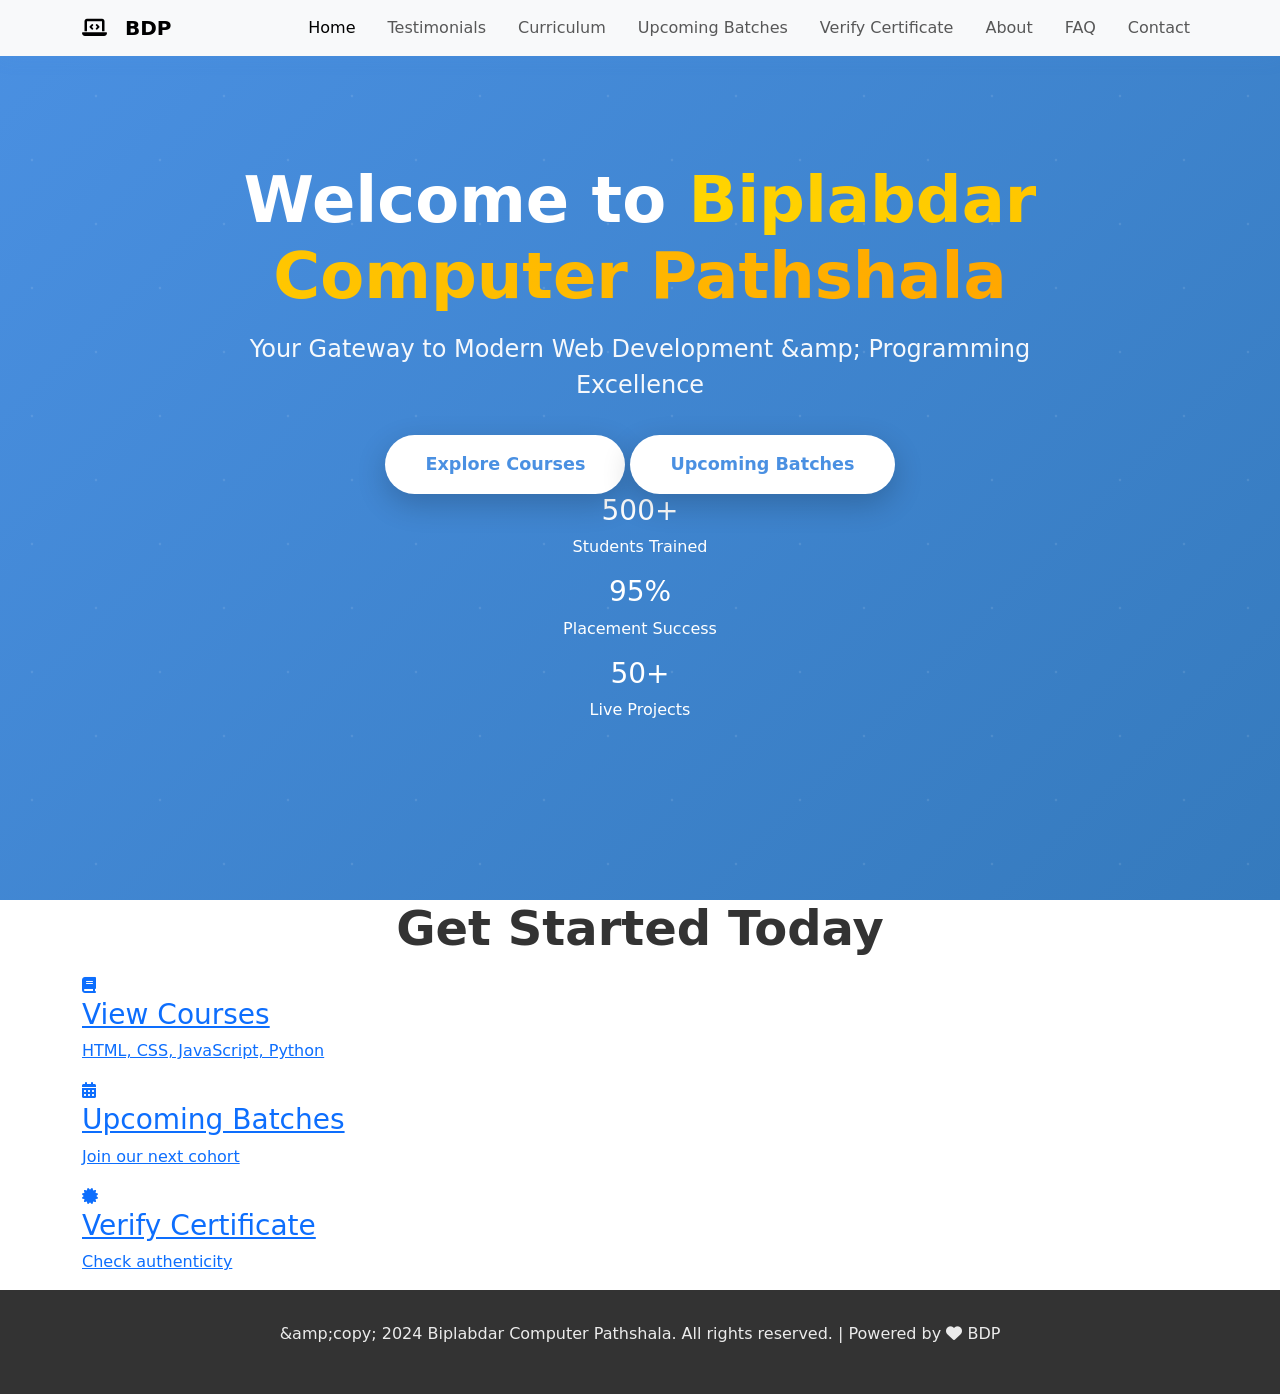
<file: index.html>
<!DOCTYPE html>
<html lang="en">
<head>
    <meta charset="UTF-8">
    <meta name="viewport" content="width=device-width, initial-scale=1.0">
    <title>Home - Biplabdar Computer Pathshala (BDP)</title>
    <link rel="stylesheet" href="styles.css">
    <link href="https://fonts.googleapis.com/css2?family=Poppins:wght@300;400;500;600;700&amp;display=swap" rel="stylesheet">
    <link href="https://cdn.jsdelivr.net/npm/bootstrap@5.3.3/dist/css/bootstrap.min.css" rel="stylesheet">
    <link rel="stylesheet" href="https://cdnjs.cloudflare.com/ajax/libs/font-awesome/6.4.0/css/all.min.css">
</head>
<body>
    <!-- Navigation - Bootstrap Mobile Navbar -->
    <nav class="navbar navbar-expand-lg fixed-top navbar-light bg-light" style="backdrop-filter: blur(10px); box-shadow: 0 2px 20px rgba(74, 144, 226, 0.1);">
        <div class="container">
            <a class="navbar-brand nav-logo" href="index.html">
                <i class="fas fa-laptop-code me-2"></i>BDP
            </a>
            <button class="navbar-toggler" type="button" data-bs-toggle="collapse" data-bs-target="#navbarNav" aria-controls="navbarNav" aria-expanded="false" aria-label="Toggle navigation">
            </button>
            <div class="collapse navbar-collapse" id="navbarNav">
                <ul class="navbar-nav ms-auto">
                    <li class="nav-item">
                        <a class="nav-link active" href="index.html">Home</a>
                    </li>
                    <li class="nav-item">
                        <a class="nav-link" href="testimonials.html">Testimonials</a>
                    </li>
                    <li class="nav-item">
                        <a class="nav-link" href="curriculum.html">Curriculum</a>
                    </li>
                    <li class="nav-item">
                        <a class="nav-link" href="batches.html">Upcoming Batches</a>
                    </li>
                    <li class="nav-item">
                        <a class="nav-link" href="verify.html">Verify Certificate</a>
                    </li>
                    <li class="nav-item">
                        <a class="nav-link" href="about.html">About</a>
                    </li>
                    <li class="nav-item">
                        <a class="nav-link" href="faq.html">FAQ</a>
                    </li>
                    <li class="nav-item">
                        <a class="nav-link" href="contact.html">Contact</a>
                    </li>
                </ul>
            </div>
        </div>
    </nav>

    <!-- Home Hero -->
    <main class="hero">
        <div class="hero-content">
            <h1 class="hero-title">Welcome to <span class="highlight">Biplabdar Computer Pathshala</span></h1>
            <p class="hero-subtitle">Your Gateway to Modern Web Development &amp;amp; Programming Excellence</p>
            <div class="cta-buttons">
                <a href="curriculum.html" class="cta-button primary">Explore Courses</a>
                <a href="batches.html" class="cta-button secondary">Upcoming Batches</a>
            </div>
        </div>
        <div class="hero-stats">
            <div class="stat-item">
                <h3>500+</h3>
                <p>Students Trained</p>
            </div>
            <div class="stat-item">
                <h3>95%</h3>
                <p>Placement Success</p>
            </div>
            <div class="stat-item">
                <h3>50+</h3>
                <p>Live Projects</p>
            </div>
        </div>
    </main>

    <!-- Quick Links -->
    <section class="quick-links container">
        <h2 class="section-title">Get Started Today</h2>
        <div class="links-grid">
            <a href="curriculum.html" class="link-card">
                <i class="fas fa-book"></i>
                <h3>View Courses</h3>
                <p>HTML, CSS, JavaScript, Python</p>
            </a>
            <a href="batches.html" class="link-card">
                <i class="fas fa-calendar-alt"></i>
                <h3>Upcoming Batches</h3>
                <p>Join our next cohort</p>
            </a>
            <a href="verify.html" class="link-card">
                <i class="fas fa-certificate"></i>
                <h3>Verify Certificate</h3>
                <p>Check authenticity</p>
            </a>
        </div>
    </section>

    <!-- Footer -->
    <footer class="footer">
        <div class="container">
            <p>&amp;amp;copy; 2024 Biplabdar Computer Pathshala. All rights reserved. | Powered by <i class="fas fa-heart"></i> BDP</p>
        </div>
    </footer>

    <script src="script.js"></script>
</body>
</html>
</file>
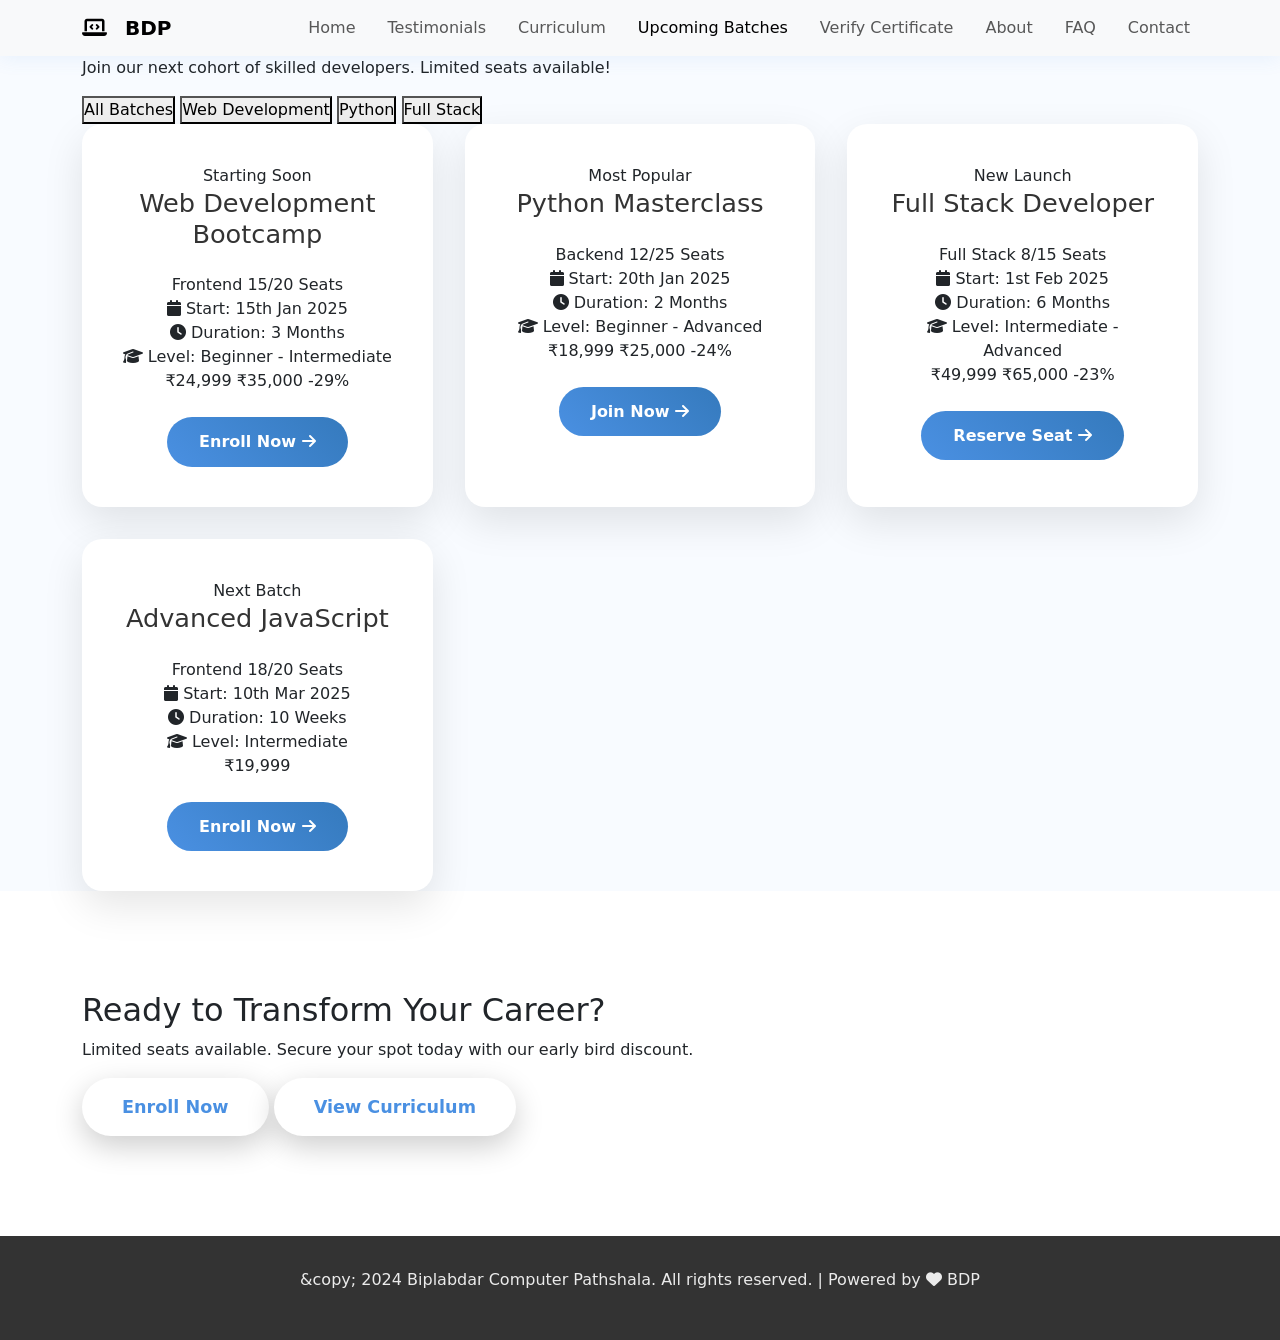
<file: batches.html>
<!DOCTYPE html>
<html lang="en">
<head>
    <meta charset="UTF-8">
    <meta name="viewport" content="width=device-width, initial-scale=1.0">
    <title>Upcoming Batches - Biplabdar Computer Pathshala (BDP)</title>
    <link rel="stylesheet" href="styles.css">
    <link href="https://fonts.googleapis.com/css2?family=Poppins:wght@300;400;500;600;700&display=swap" rel="stylesheet">
    <link href="https://cdn.jsdelivr.net/npm/bootstrap@5.3.3/dist/css/bootstrap.min.css" rel="stylesheet">
    <link rel="stylesheet" href="https://cdnjs.cloudflare.com/ajax/libs/font-awesome/6.4.0/css/all.min.css">
</head>
<body>
    <!-- Navigation - Bootstrap Mobile Navbar -->
    <nav class="navbar navbar-expand-lg fixed-top navbar-light bg-light" style="backdrop-filter: blur(10px); box-shadow: 0 2px 20px rgba(74, 144, 226, 0.1);">
        <div class="container">
            <a class="navbar-brand nav-logo" href="index.html">
                <i class="fas fa-laptop-code me-2"></i>BDP
            </a>
            <button class="navbar-toggler" type="button" data-bs-toggle="collapse" data-bs-target="#navbarNav" aria-controls="navbarNav" aria-expanded="false" aria-label="Toggle navigation">
            </button>
            <div class="collapse navbar-collapse" id="navbarNav">
                <ul class="navbar-nav ms-auto">
                    <li class="nav-item">
                        <a class="nav-link" href="index.html">Home</a>
                    </li>
                    <li class="nav-item">
                        <a class="nav-link" href="testimonials.html">Testimonials</a>
                    </li>
                    <li class="nav-item">
                        <a class="nav-link" href="curriculum.html">Curriculum</a>
                    </li>
                    <li class="nav-item">
                        <a class="nav-link active" href="batches.html">Upcoming Batches</a>
                    </li>
                    <li class="nav-item">
                        <a class="nav-link" href="verify.html">Verify Certificate</a>
                    </li>
                    <li class="nav-item">
                        <a class="nav-link" href="about.html">About</a>
                    </li>
                    <li class="nav-item">
                        <a class="nav-link" href="faq.html">FAQ</a>
                    </li>
                    <li class="nav-item">
                        <a class="nav-link" href="contact.html">Contact</a>
                    </li>
                </ul>
            </div>
        </div>
    </nav>

    <!-- Batches Main Content -->
    <main class="batches page-content">
        <div class="container">
            <h1 class="page-title">Upcoming Batches</h1>
            <p class="page-subtitle">Join our next cohort of skilled developers. Limited seats available!</p>
            
            <div class="batches-filter">
                <button class="filter-btn active" data-filter="all">All Batches</button>
                <button class="filter-btn" data-filter="web">Web Development</button>
                <button class="filter-btn" data-filter="python">Python</button>
                <button class="filter-btn" data-filter="fullstack">Full Stack</button>
            </div>

            <div class="batches-grid">
                <div class="batch-card web active" data-batch="web">
                    <div class="batch-badge">Starting Soon</div>
                    <div class="batch-header">
                        <h3>Web Development Bootcamp</h3>
                        <div class="batch-meta">
                            <span class="batch-type">Frontend</span>
                            <span class="batch-seats">15/20 Seats</span>
                        </div>
                    </div>
                    <div class="batch-details">
                        <div class="detail-row">
                            <i class="fas fa-calendar"></i>
                            <span>Start: 15th Jan 2025</span>
                        </div>
                        <div class="detail-row">
                            <i class="fas fa-clock"></i>
                            <span>Duration: 3 Months</span>
                        </div>
                        <div class="detail-row">
                            <i class="fas fa-graduation-cap"></i>
                            <span>Level: Beginner - Intermediate</span>
                        </div>
                    </div>
                    <div class="batch-price">
                        <span class="price">₹24,999</span>
                        <span class="original-price">₹35,000</span>
                        <span class="discount">-29%</span>
                    </div>
                    <a href="contact.html" class="enroll-btn">Enroll Now <i class="fas fa-arrow-right"></i></a>
                </div>

                <div class="batch-card python active" data-batch="python">
                    <div class="batch-badge popular">Most Popular</div>
                    <div class="batch-header">
                        <h3>Python Masterclass</h3>
                        <div class="batch-meta">
                            <span class="batch-type">Backend</span>
                            <span class="batch-seats">12/25 Seats</span>
                        </div>
                    </div>
                    <div class="batch-details">
                        <div class="detail-row">
                            <i class="fas fa-calendar"></i>
                            <span>Start: 20th Jan 2025</span>
                        </div>
                        <div class="detail-row">
                            <i class="fas fa-clock"></i>
                            <span>Duration: 2 Months</span>
                        </div>
                        <div class="detail-row">
                            <i class="fas fa-graduation-cap"></i>
                            <span>Level: Beginner - Advanced</span>
                        </div>
                    </div>
                    <div class="batch-price">
                        <span class="price">₹18,999</span>
                        <span class="original-price">₹25,000</span>
                        <span class="discount">-24%</span>
                    </div>
                    <a href="contact.html" class="enroll-btn popular">Join Now <i class="fas fa-arrow-right"></i></a>
                </div>

                <div class="batch-card fullstack active" data-batch="fullstack">
                    <div class="batch-badge">New Launch</div>
                    <div class="batch-header">
                        <h3>Full Stack Developer</h3>
                        <div class="batch-meta">
                            <span class="batch-type">Full Stack</span>
                            <span class="batch-seats">8/15 Seats</span>
                        </div>
                    </div>
                    <div class="batch-details">
                        <div class="detail-row">
                            <i class="fas fa-calendar"></i>
                            <span>Start: 1st Feb 2025</span>
                        </div>
                        <div class="detail-row">
                            <i class="fas fa-clock"></i>
                            <span>Duration: 6 Months</span>
                        </div>
                        <div class="detail-row">
                            <i class="fas fa-graduation-cap"></i>
                            <span>Level: Intermediate - Advanced</span>
                        </div>
                    </div>
                    <div class="batch-price">
                        <span class="price">₹49,999</span>
                        <span class="original-price">₹65,000</span>
                        <span class="discount">-23%</span>
                    </div>
                    <a href="contact.html" class="enroll-btn">Reserve Seat <i class="fas fa-arrow-right"></i></a>
                </div>

                <div class="batch-card web" data-batch="web">
                    <div class="batch-badge">Next Batch</div>
                    <div class="batch-header">
                        <h3>Advanced JavaScript</h3>
                        <div class="batch-meta">
                            <span class="batch-type">Frontend</span>
                            <span class="batch-seats">18/20 Seats</span>
                        </div>
                    </div>
                    <div class="batch-details">
                        <div class="detail-row">
                            <i class="fas fa-calendar"></i>
                            <span>Start: 10th Mar 2025</span>
                        </div>
                        <div class="detail-row">
                            <i class="fas fa-clock"></i>
                            <span>Duration: 10 Weeks</span>
                        </div>
                        <div class="detail-row">
                            <i class="fas fa-graduation-cap"></i>
                            <span>Level: Intermediate</span>
                        </div>
                    </div>
                    <div class="batch-price">
                        <span class="price">₹19,999</span>
                    </div>
                    <a href="contact.html" class="enroll-btn">Enroll Now <i class="fas fa-arrow-right"></i></a>
                </div>
            </div>
        </div>
    </main>

    <!-- Enrollment CTA -->
    <section class="enrollment-cta">
        <div class="container">
            <div class="cta-content">
                <h2>Ready to Transform Your Career?</h2>
                <p>Limited seats available. Secure your spot today with our early bird discount.</p>
                <div class="cta-buttons">
                    <a href="contact.html" class="cta-button primary large">Enroll Now</a>
                    <a href="curriculum.html" class="cta-button secondary large">View Curriculum</a>
                </div>
            </div>
        </div>
    </section>

    <!-- Footer -->
    <footer class="footer">
        <div class="container">
            <p>&amp;copy; 2024 Biplabdar Computer Pathshala. All rights reserved. | Powered by <i class="fas fa-heart"></i> BDP</p>
        </div>
    </footer>

    <script src="script.js"></script>
    <script>
        // Batch filter functionality
        document.querySelectorAll('.filter-btn').forEach(btn => {
            btn.addEventListener('click', () => {
                document.querySelectorAll('.filter-btn').forEach(b => b.classList.remove('active'));
                document.querySelectorAll('.batch-card').forEach(card => card.classList.remove('active'));
                
                btn.classList.add('active');
                const filter = btn.dataset.filter;
                
                if (filter === 'all') {
                    document.querySelectorAll('.batch-card').forEach(card => card.classList.add('active'));
                } else {
                    document.querySelectorAll(`.batch-card[data-batch="${filter}"]`).forEach(card => card.classList.add('active'));
                }
            });
        });
    </script>
</body>
</html>
</file>
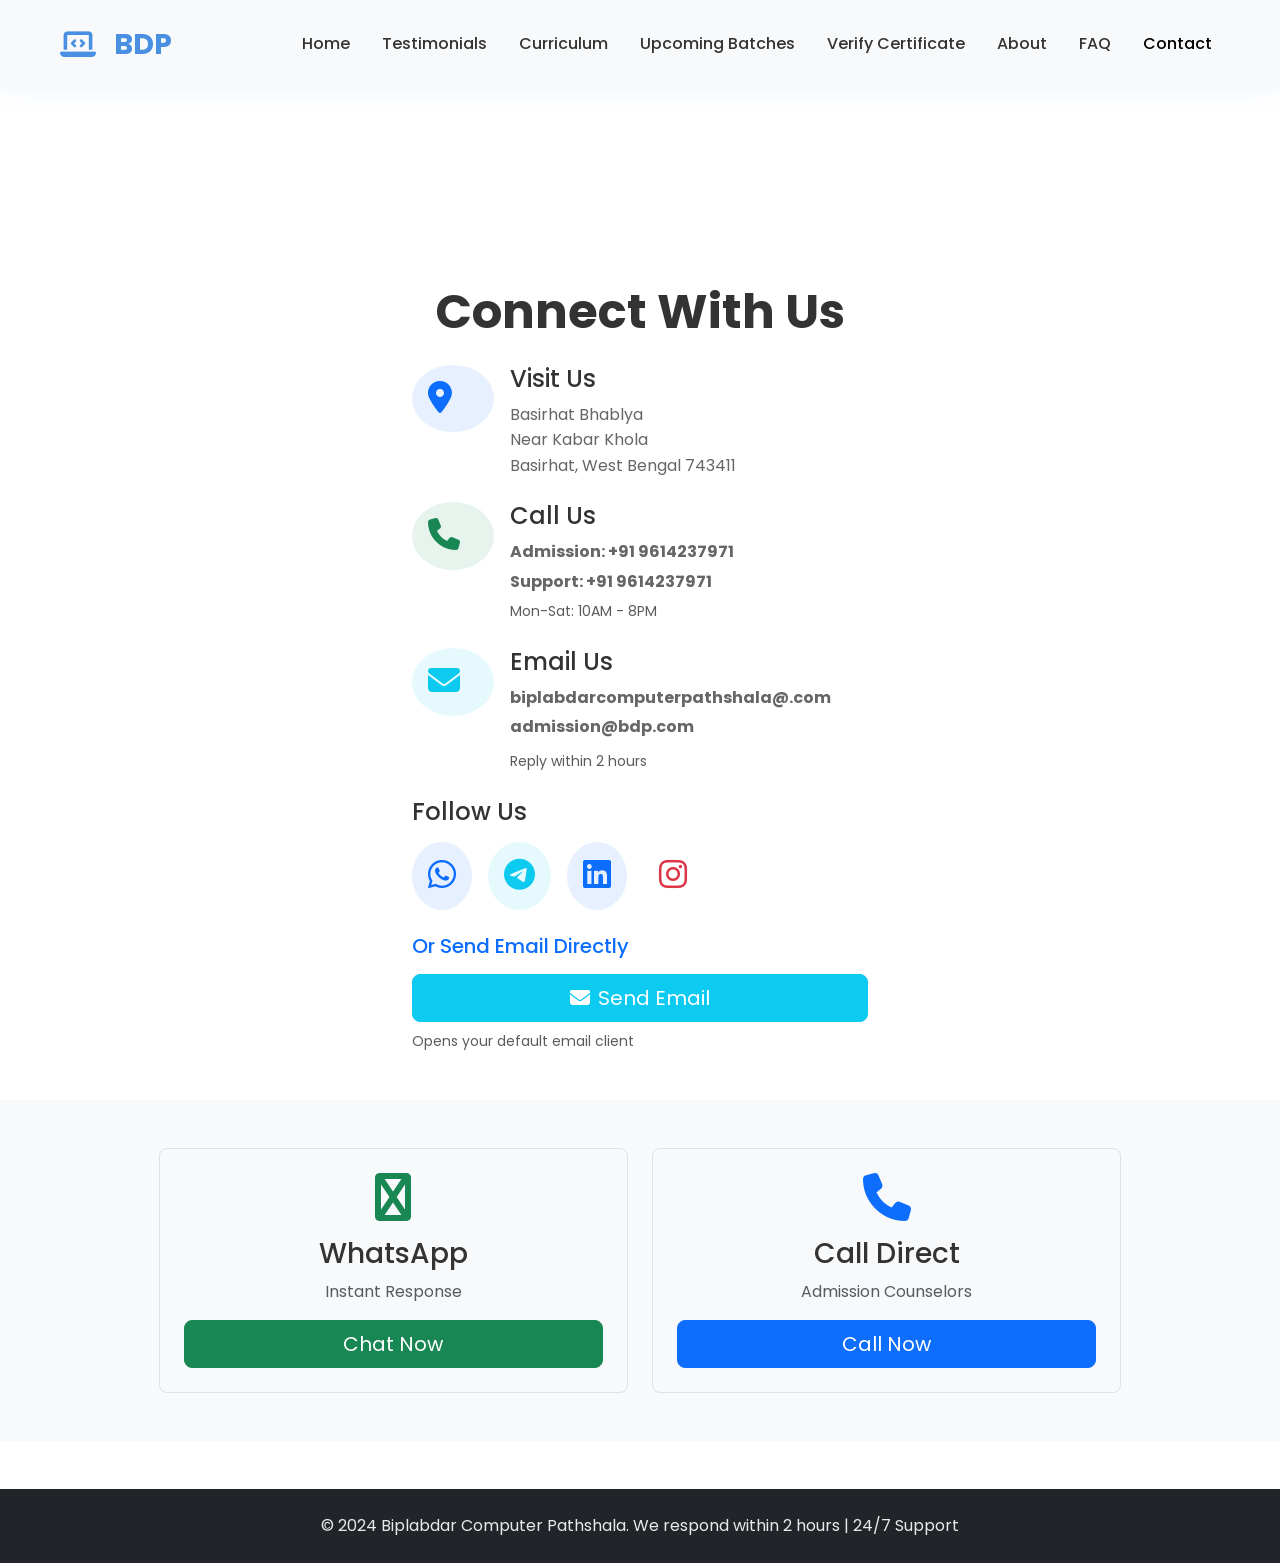
<file: contact.html>
<!DOCTYPE html>
<html lang="en">
<head>
    <meta charset="UTF-8">
    <meta name="viewport" content="width=device-width, initial-scale=1.0">
    <title>Contact Us - Biplabdar Computer Pathshala (BDP)</title>
    <link href="https://cdn.jsdelivr.net/npm/bootstrap@5.3.3/dist/css/bootstrap.min.css" rel="stylesheet">
    <link rel="stylesheet" href="styles.css">
    <link href="https://fonts.googleapis.com/css2?family=Poppins:wght@300;400;500;600;700&display=swap" rel="stylesheet">
    <link rel="stylesheet" href="https://cdnjs.cloudflare.com/ajax/libs/font-awesome/6.4.0/css/all.min.css">
</head>
<body>
    <!-- Navigation - Bootstrap Mobile Navbar -->
    <nav class="navbar navbar-expand-lg fixed-top navbar-light bg-light" style="backdrop-filter: blur(10px); box-shadow: 0 2px 20px rgba(74, 144, 226, 0.1);">
        <div class="container">
            <a class="navbar-brand nav-logo" href="index.html">
                <i class="fas fa-laptop-code me-2"></i>BDP
            </a>
            <button class="navbar-toggler" type="button" data-bs-toggle="collapse" data-bs-target="#navbarNav" aria-controls="navbarNav" aria-expanded="false" aria-label="Toggle navigation">
            </button>
            <div class="collapse navbar-collapse" id="navbarNav">
                <ul class="navbar-nav ms-auto">
                    <li class="nav-item">
                        <a class="nav-link" href="index.html">Home</a>
                    </li>
                    <li class="nav-item">
                        <a class="nav-link" href="testimonials.html">Testimonials</a>
                    </li>
                    <li class="nav-item">
                        <a class="nav-link" href="curriculum.html">Curriculum</a>
                    </li>
                    <li class="nav-item">
                        <a class="nav-link" href="batches.html">Upcoming Batches</a>
                    </li>
                    <li class="nav-item">
                        <a class="nav-link" href="verify.html">Verify Certificate</a>
                    </li>
                    <li class="nav-item">
                        <a class="nav-link" href="about.html">About</a>
                    </li>
                    <li class="nav-item">
                        <a class="nav-link" href="faq.html">FAQ</a>
                    </li>
                    <li class="nav-item">
                        <a class="nav-link active" href="contact.html">Contact</a>
                    </li>
                </ul>
            </div>
        </div>
    </nav>

    <!-- Contact Hero -->
    <section class="contact-hero py-5 text-white text-center">
        <div class="container">
            <h1 class="hero-title display-4 fw-bold mb-4">Get In Touch</h1>
            <p class="hero-subtitle lead mb-0">Ready to start your tech career? Contact our admission team today!</p>
        </div>
    </section>

    <!-- Contact Main -->
    <main class="contact-main py-5">
        <div class="container">
<div class="row g-5 justify-content-center">
                <!-- Contact Info -->
                <div class="col-lg-5">
                    <div class="contact-info">
                        <h2 class="section-title mb-4">Connect With Us</h2>
                        
                        <div class="contact-item mb-4">
                            <div class="d-flex align-items-start gap-3">
                                <div class="contact-icon p-3 rounded-circle bg-primary bg-opacity-10">
                                    <i class="fas fa-map-marker-alt fa-2x text-primary"></i>
                                </div>
                                <div>
                                    <h4 class="mb-2">Visit Us</h4>
                                    <p class="mb-0">Basirhat Bhablya<br>Near Kabar Khola<br>Basirhat, West Bengal 743411</p>
                                </div>
                            </div>
                        </div>

                        <div class="contact-item mb-4">
                            <div class="d-flex align-items-start gap-3">
                                <div class="contact-icon p-3 rounded-circle bg-success bg-opacity-10">
                                    <i class="fas fa-phone fa-2x text-success"></i>
                                </div>
                                <div>
                                    <h4 class="mb-2">Call Us</h4>
                                    <p class="mb-1 fw-bold">Admission: +91 9614237971</p>
                                    <p class="mb-1 fw-bold">Support: +91 9614237971</p>
                                    <small class="text-muted">Mon-Sat: 10AM - 8PM</small>
                                </div>
                            </div>
                        </div>

                        <div class="contact-item mb-4">
                            <div class="d-flex align-items-start gap-3">
                                <div class="contact-icon p-3 rounded-circle bg-info bg-opacity-10">
                                    <i class="fas fa-envelope fa-2x text-info"></i>
                                </div>
                                <div>
                                    <h4 class="mb-2">Email Us</h4>
                                    <p class="mb-1 fw-bold">biplabdarcomputerpathshala@.com</p>
                                    <p class="mb-2 fw-bold">admission@bdp.com</p>
                                    <small class="text-muted">Reply within 2 hours</small>
                                </div>
                            </div>
                        </div>

                        <div class="contact-social mt-4">
                            <h4 class="mb-3">Follow Us</h4>
                            <div class="d-flex gap-3">
                                <a href="#" class="social-link p-3 rounded-circle bg-primary bg-opacity-10 text-primary">
                                    <i class="fab fa-whatsapp fa-2x"></i>
                                </a>
                                <a href="#" class="social-link p-3 rounded-circle bg-info bg-opacity-10 text-info">
                                    <i class="fab fa-telegram fa-2x"></i>
                                </a>
                                <a href="#" class="social-link p-3 rounded-circle bg-primary bg-opacity-10 text-primary">
                                    <i class="fab fa-linkedin fa-2x"></i>
                                </a>
                                <a href="#" class="social-link p-3 rounded-circle bg-gradient bg-opacity-10 text-danger">
                                    <i class="fab fa-instagram fa-2x"></i>
                                </a>
                            </div>
                        </div>
                        <div class="contact-email mt-4">
                            <h5 class="mb-3 text-primary">Or Send Email Directly</h5>
                            <a href="mailto:biplabdarcomputerpathshala@gmail.com?subject=Contact%20BDP&body=Hello%2C%0AI%20would%20like%20to%20know%20more%20about%20your%20courses..." class="btn btn-lg btn-info w-100 text-white">
                                <i class="fas fa-envelope me-2"></i>Send Email
                            </a>
                            <small class="text-muted d-block mt-2">Opens your default email client</small>
                        </div>
                    </div>
                    </div>
                </div>

            </div>
        </div>
    </main>

    <!-- Contact CTA -->
    <section class="quick-contact bg-light py-5">
        <div class="container">
            <div class="row g-4 justify-content-center">
                <div class="col-md-5">
                    <div class="quick-item text-center p-4 border rounded-3 h-100 d-flex flex-column justify-content-center">
                        <i class="fas fa-whatsapp fa-3x text-success mb-3"></i>
                        <h3 class="mb-2">WhatsApp</h3>
                        <p class="text-muted mb-3">Instant Response</p>
                        <a href="https://wa.me/919614237971" class="quick-btn btn btn-success btn-lg w-100">
                            Chat Now
                        </a>
                    </div>
                </div>
                <div class="col-md-5">
                    <div class="quick-item text-center p-4 border rounded-3 h-100 d-flex flex-column justify-content-center">
                        <i class="fas fa-phone fa-3x text-primary mb-3"></i>
                        <h3 class="mb-2">Call Direct</h3>
                        <p class="text-muted mb-3">Admission Counselors</p>
                        <a href="tel:+919614237971" class="quick-btn btn btn-primary btn-lg w-100">
                            Call Now
                        </a>
                    </div>
                </div>
            </div>
        </div>
    </section>

    <!-- Footer -->
    <footer class="footer bg-dark text-white text-center py-4 mt-5">
        <div class="container">
            <p class="mb-0">&copy; 2024 Biplabdar Computer Pathshala. We respond within 2 hours | 24/7 Support</p>
        </div>
    </footer>

    <script src="https://cdn.jsdelivr.net/npm/bootstrap@5.3.3/dist/js/bootstrap.bundle.min.js"></script>
    <script src="script.js"></script>
    <script>
        // Enhanced Contact Form
        document.getElementById('contactForm').addEventListener('submit', function(e) {
            e.preventDefault();
            
            const btn = this.querySelector('.submit-btn');
            const btnText = btn.querySelector('.btn-text');
            const btnLoading = btn.querySelector('.btn-loading');
            
            // Show loading
            btnText.classList.add('d-none');
            btnLoading.classList.remove('d-none');
            btn.disabled = true;
            
            // Simulate API call
            setTimeout(() => {
                // Reset form
                this.reset();
                
                // Show success message
                alert('Thank you for contacting us!\n\nOur admission team will call you within 2 hours.\nYour reference ID: BDP-' + Math.floor(Math.random()*10000));
                
                // Reset button
                btnText.classList.remove('d-none');
                btnLoading.classList.add('d-none');
                btn.disabled = false;
            }, 2000);
        });

        // Phone number mask
        document.getElementById('phone').addEventListener('input', function(e) {
            let value = e.target.value.replace(/\D/g, '').slice(0, 10);
            e.target.value = value ? '+91 ' + value : '';
        });
    </script>
</body>
</html>
</file>
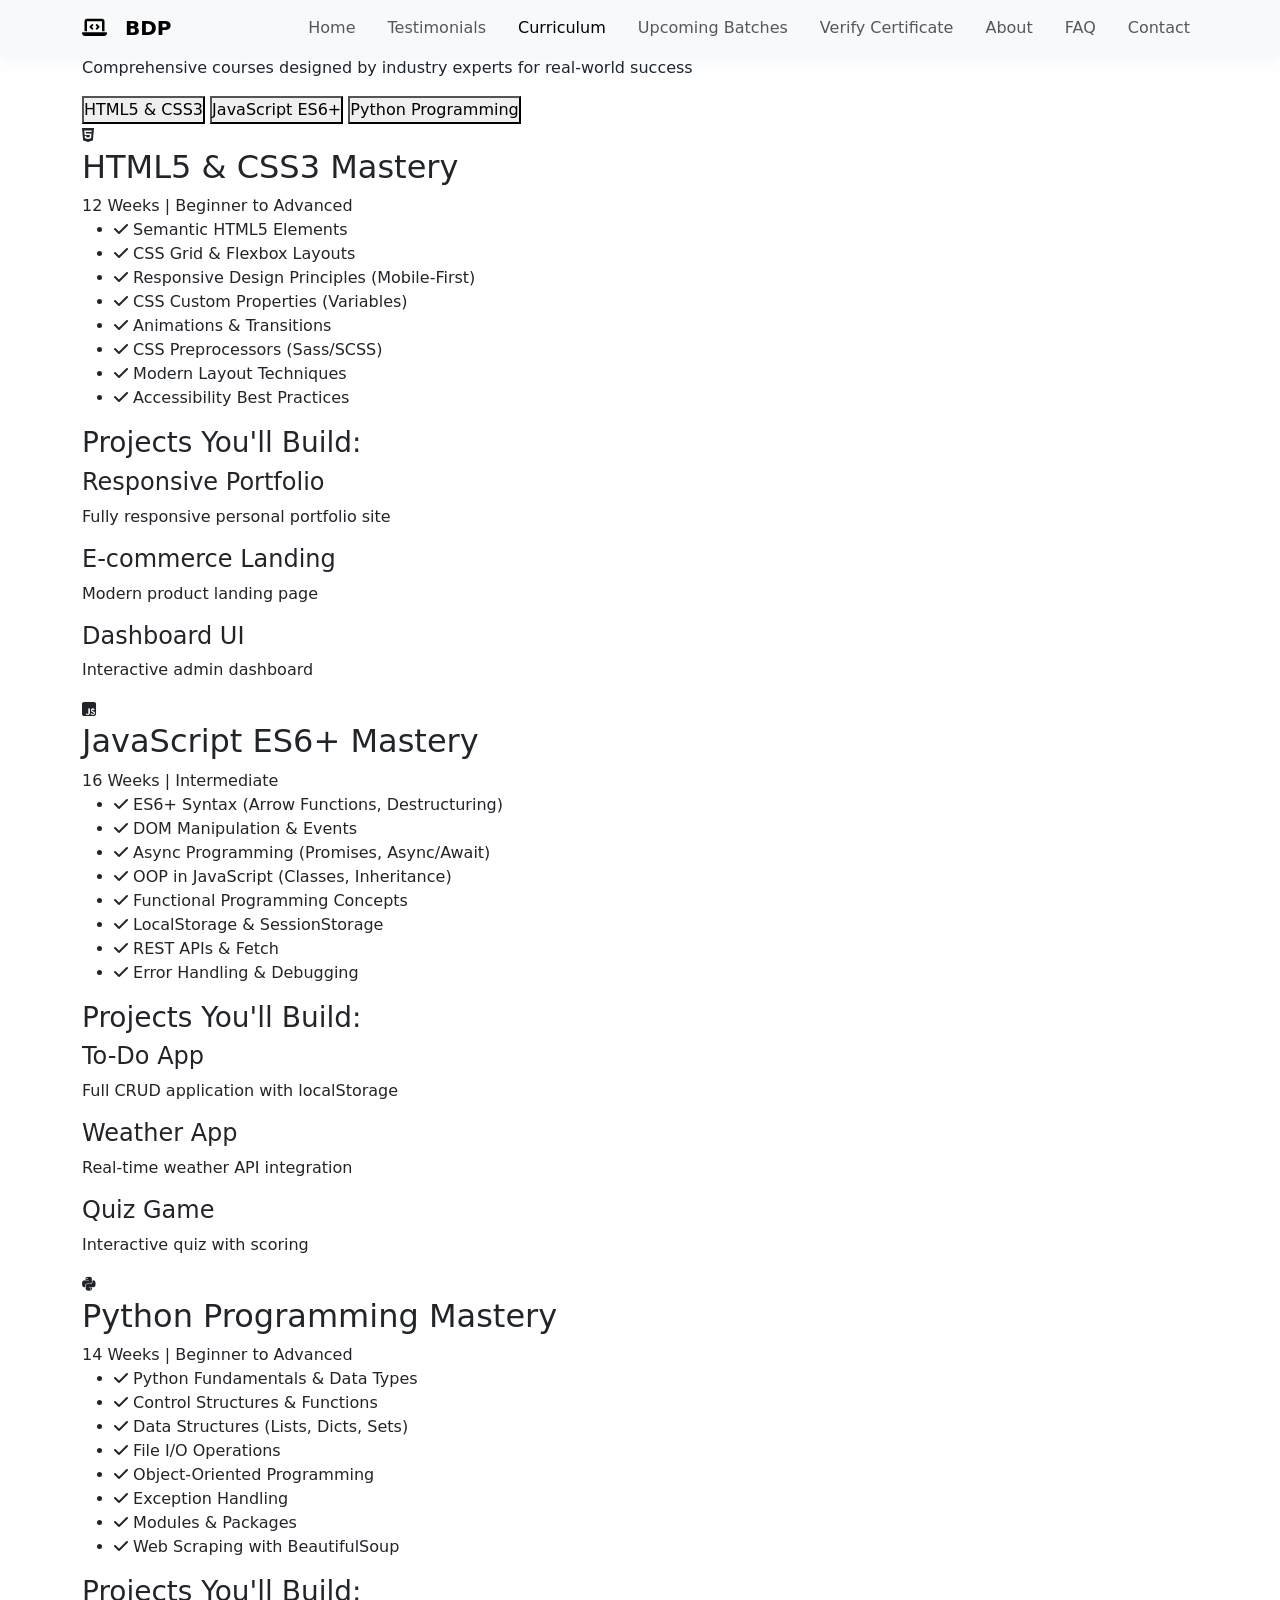
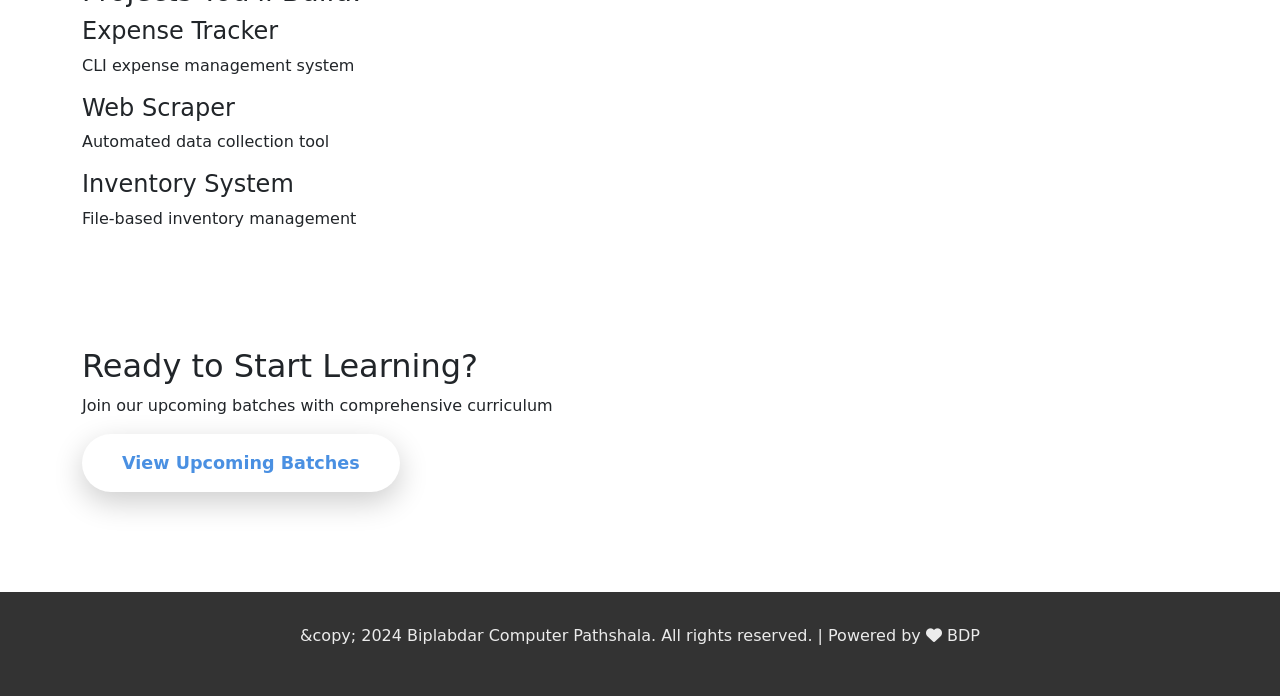
<file: curriculum.html>
<!DOCTYPE html>
<html lang="en">
<head>
    <meta charset="UTF-8">
    <meta name="viewport" content="width=device-width, initial-scale=1.0">
    <title>Curriculum - Biplabdar Computer Pathshala (BDP)</title>
    <link rel="stylesheet" href="styles.css">
    <link href="https://fonts.googleapis.com/css2?family=Poppins:wght@300;400;500;600;700&display=swap" rel="stylesheet">
    <link href="https://cdn.jsdelivr.net/npm/bootstrap@5.3.3/dist/css/bootstrap.min.css" rel="stylesheet">
    <link rel="stylesheet" href="https://cdnjs.cloudflare.com/ajax/libs/font-awesome/6.4.0/css/all.min.css">
</head>
<body>
    <!-- Navigation - Bootstrap Mobile Navbar -->
    <nav class="navbar navbar-expand-lg fixed-top navbar-light bg-light" style="backdrop-filter: blur(10px); box-shadow: 0 2px 20px rgba(74, 144, 226, 0.1);">
        <div class="container">
            <a class="navbar-brand nav-logo" href="index.html">
                <i class="fas fa-laptop-code me-2"></i>BDP
            </a>
            <button class="navbar-toggler" type="button" data-bs-toggle="collapse" data-bs-target="#navbarNav" aria-controls="navbarNav" aria-expanded="false" aria-label="Toggle navigation">
            </button>
            <div class="collapse navbar-collapse" id="navbarNav">
                <ul class="navbar-nav ms-auto">
                    <li class="nav-item">
                        <a class="nav-link" href="index.html">Home</a>
                    </li>
                    <li class="nav-item">
                        <a class="nav-link" href="testimonials.html">Testimonials</a>
                    </li>
                    <li class="nav-item">
                        <a class="nav-link active" href="curriculum.html">Curriculum</a>
                    </li>
                    <li class="nav-item">
                        <a class="nav-link" href="batches.html">Upcoming Batches</a>
                    </li>
                    <li class="nav-item">
                        <a class="nav-link" href="verify.html">Verify Certificate</a>
                    </li>
                    <li class="nav-item">
                        <a class="nav-link" href="about.html">About</a>
                    </li>
                    <li class="nav-item">
                        <a class="nav-link" href="faq.html">FAQ</a>
                    </li>
                    <li class="nav-item">
                        <a class="nav-link" href="contact.html">Contact</a>
                    </li>
                </ul>
            </div>
        </div>
    </nav>

    <!-- Curriculum Main Content -->
    <main class="curriculum page-content">
        <div class="container">
            <h1 class="page-title">Course Curriculum</h1>
            <p class="page-subtitle">Comprehensive courses designed by industry experts for real-world success</p>
            
            <div class="curriculum-tabs">
                <button class="tab-btn active" data-tab="html-css">HTML5 & CSS3</button>
                <button class="tab-btn" data-tab="javascript">JavaScript ES6+</button>
                <button class="tab-btn" data-tab="python">Python Programming</button>
            </div>

            <div class="tab-content" id="html-css">
                <div class="course-details">
                    <div class="course-header">
                        <i class="fab fa-html5 course-icon-large"></i>
                        <div>
                            <h2>HTML5 & CSS3 Mastery</h2>
                            <span class="course-duration">12 Weeks | Beginner to Advanced</span>
                        </div>
                    </div>
                    <ul class="detailed-curriculum">
                        <li><i class="fas fa-check"></i> Semantic HTML5 Elements</li>
                        <li><i class="fas fa-check"></i> CSS Grid & Flexbox Layouts</li>
                        <li><i class="fas fa-check"></i> Responsive Design Principles (Mobile-First)</li>
                        <li><i class="fas fa-check"></i> CSS Custom Properties (Variables)</li>
                        <li><i class="fas fa-check"></i> Animations & Transitions</li>
                        <li><i class="fas fa-check"></i> CSS Preprocessors (Sass/SCSS)</li>
                        <li><i class="fas fa-check"></i> Modern Layout Techniques</li>
                        <li><i class="fas fa-check"></i> Accessibility Best Practices</li>
                    </ul>
                    <div class="course-projects">
                        <h3>Projects You'll Build:</h3>
                        <div class="projects-grid">
                            <div class="project-card">
                                <h4>Responsive Portfolio</h4>
                                <p>Fully responsive personal portfolio site</p>
                            </div>
                            <div class="project-card">
                                <h4>E-commerce Landing</h4>
                                <p>Modern product landing page</p>
                            </div>
                            <div class="project-card">
                                <h4>Dashboard UI</h4>
                                <p>Interactive admin dashboard</p>
                            </div>
                        </div>
                    </div>
                </div>
            </div>

            <div class="tab-content" id="javascript">
                <div class="course-details">
                    <div class="course-header">
                        <i class="fab fa-js-square course-icon-large"></i>
                        <div>
                            <h2>JavaScript ES6+ Mastery</h2>
                            <span class="course-duration">16 Weeks | Intermediate</span>
                        </div>
                    </div>
                    <ul class="detailed-curriculum">
                        <li><i class="fas fa-check"></i> ES6+ Syntax (Arrow Functions, Destructuring)</li>
                        <li><i class="fas fa-check"></i> DOM Manipulation & Events</li>
                        <li><i class="fas fa-check"></i> Async Programming (Promises, Async/Await)</li>
                        <li><i class="fas fa-check"></i> OOP in JavaScript (Classes, Inheritance)</li>
                        <li><i class="fas fa-check"></i> Functional Programming Concepts</li>
                        <li><i class="fas fa-check"></i> LocalStorage & SessionStorage</li>
                        <li><i class="fas fa-check"></i> REST APIs & Fetch</li>
                        <li><i class="fas fa-check"></i> Error Handling & Debugging</li>
                    </ul>
                    <div class="course-projects">
                        <h3>Projects You'll Build:</h3>
                        <div class="projects-grid">
                            <div class="project-card">
                                <h4>To-Do App</h4>
                                <p>Full CRUD application with localStorage</p>
                            </div>
                            <div class="project-card">
                                <h4>Weather App</h4>
                                <p>Real-time weather API integration</p>
                            </div>
                            <div class="project-card">
                                <h4>Quiz Game</h4>
                                <p>Interactive quiz with scoring</p>
                            </div>
                        </div>
                    </div>
                </div>
            </div>

            <div class="tab-content" id="python">
                <div class="course-details">
                    <div class="course-header">
                        <i class="fab fa-python course-icon-large"></i>
                        <div>
                            <h2>Python Programming Mastery</h2>
                            <span class="course-duration">14 Weeks | Beginner to Advanced</span>
                        </div>
                    </div>
                    <ul class="detailed-curriculum">
                        <li><i class="fas fa-check"></i> Python Fundamentals & Data Types</li>
                        <li><i class="fas fa-check"></i> Control Structures & Functions</li>
                        <li><i class="fas fa-check"></i> Data Structures (Lists, Dicts, Sets)</li>
                        <li><i class="fas fa-check"></i> File I/O Operations</li>
                        <li><i class="fas fa-check"></i> Object-Oriented Programming</li>
                        <li><i class="fas fa-check"></i> Exception Handling</li>
                        <li><i class="fas fa-check"></i> Modules & Packages</li>
                        <li><i class="fas fa-check"></i> Web Scraping with BeautifulSoup</li>
                    </ul>
                    <div class="course-projects">
                        <h3>Projects You'll Build:</h3>
                        <div class="projects-grid">
                            <div class="project-card">
                                <h4>Expense Tracker</h4>
                                <p>CLI expense management system</p>
                            </div>
                            <div class="project-card">
                                <h4>Web Scraper</h4>
                                <p>Automated data collection tool</p>
                            </div>
                            <div class="project-card">
                                <h4>Inventory System</h4>
                                <p>File-based inventory management</p>
                            </div>
                        </div>
                    </div>
                </div>
            </div>
        </div>
    </main>

    <!-- CTA Section -->
    <section class="cta-section batches-bg">
        <div class="container">
            <h2>Ready to Start Learning?</h2>
            <p>Join our upcoming batches with comprehensive curriculum</p>
            <a href="batches.html" class="cta-button large">View Upcoming Batches</a>
        </div>
    </section>

    <!-- Footer -->
    <footer class="footer">
        <div class="container">
            <p>&amp;copy; 2024 Biplabdar Computer Pathshala. All rights reserved. | Powered by <i class="fas fa-heart"></i> BDP</p>
        </div>
    </footer>

    <script src="script.js"></script>
    <script>
        // Tab functionality
        document.querySelectorAll('.tab-btn').forEach(btn => {
            btn.addEventListener('click', () => {
                document.querySelectorAll('.tab-btn').forEach(b => b.classList.remove('active'));
                document.querySelectorAll('.tab-content').forEach(c => c.classList.remove('active'));
                
                btn.classList.add('active');
                document.getElementById(btn.dataset.tab).classList.add('active');
            });
        });

        // Intersection Observer for cards
        document.addEventListener('DOMContentLoaded', () => {
            const observerOptions = { threshold: 0.1, rootMargin: '0px 0px -50px 0px' };
            const observer = new IntersectionObserver((entries) => {
                entries.forEach(entry => {
                    if (entry.isIntersecting) {
                        entry.target.style.opacity = '1';
                        entry.target.style.transform = 'translateY(0)';
                    }
                });
            }, observerOptions);

            document.querySelectorAll('.course-details, .project-card').forEach(el => {
                el.style.opacity = '0';
                el.style.transform = 'translateY(30px)';
                el.style.transition = 'opacity 0.6s ease, transform 0.6s ease';
                observer.observe(el);
            });
        });
    </script>
</body>
</html>
</file>
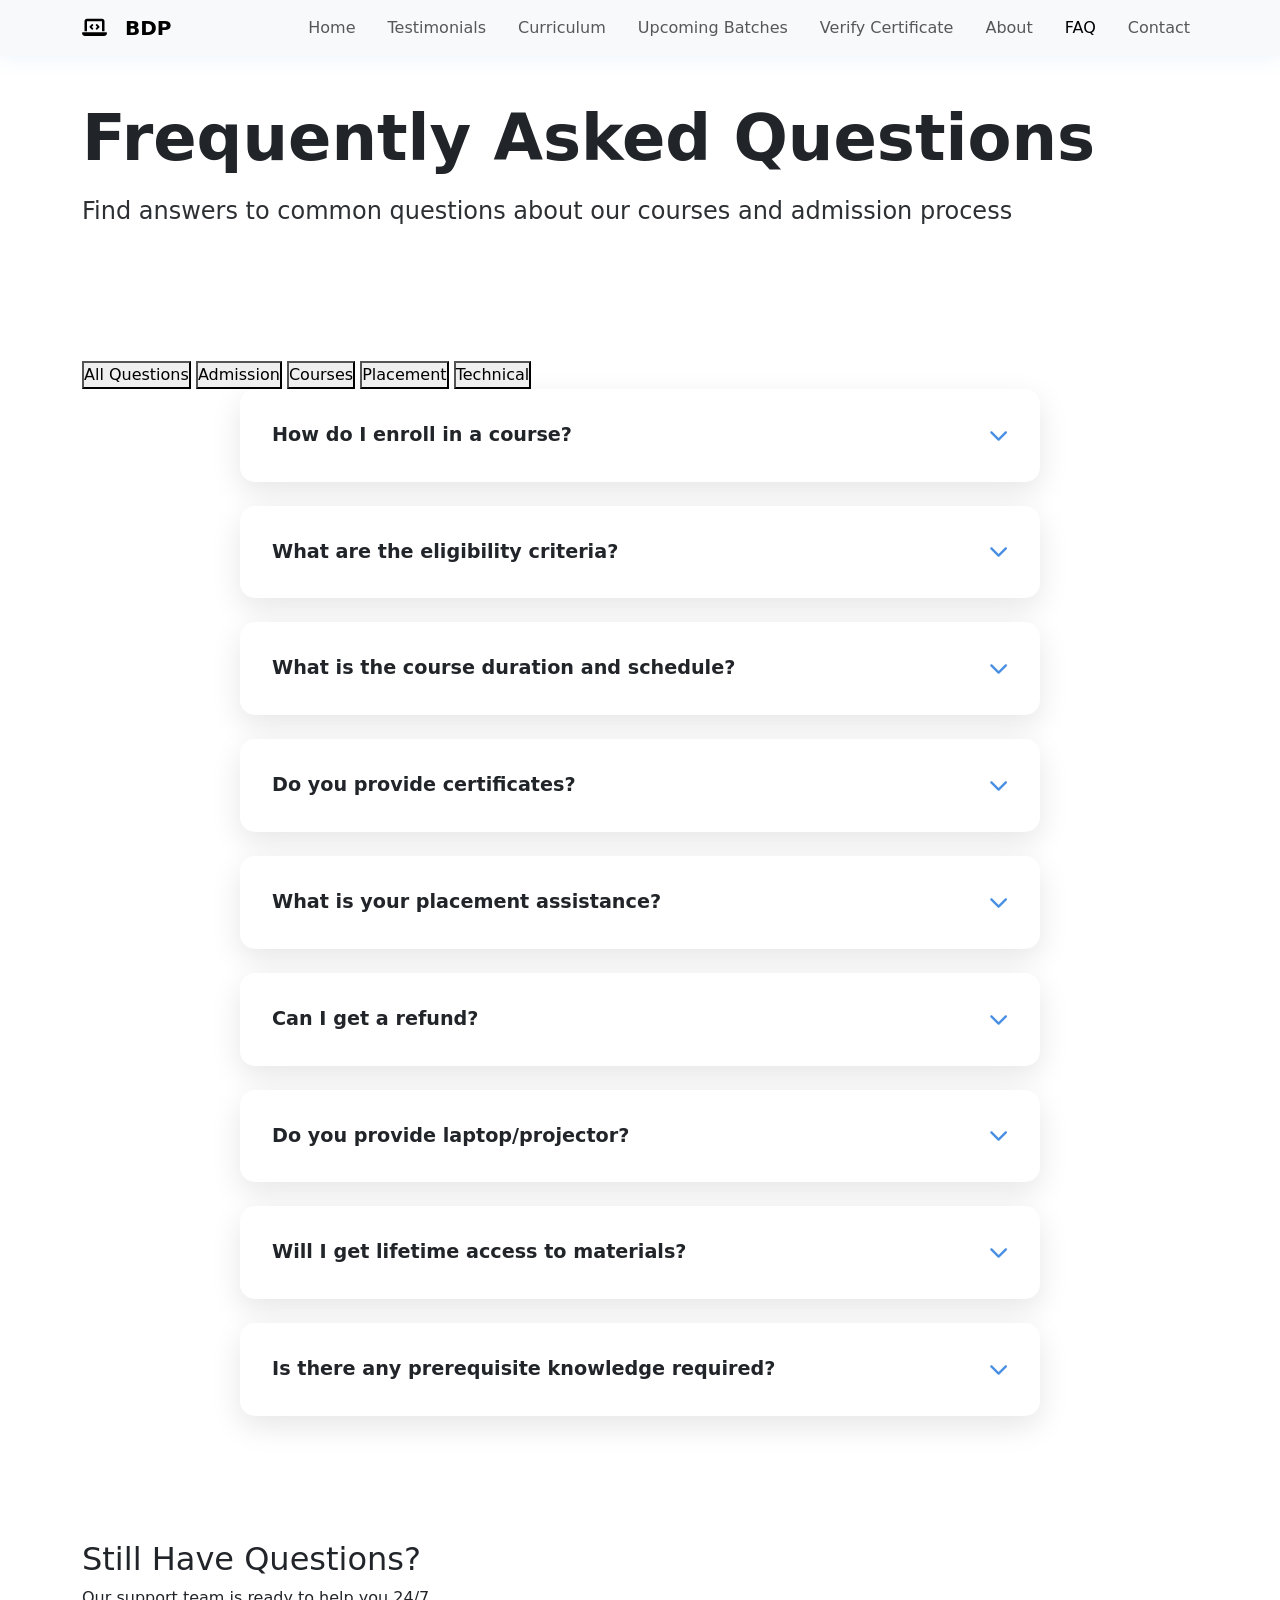
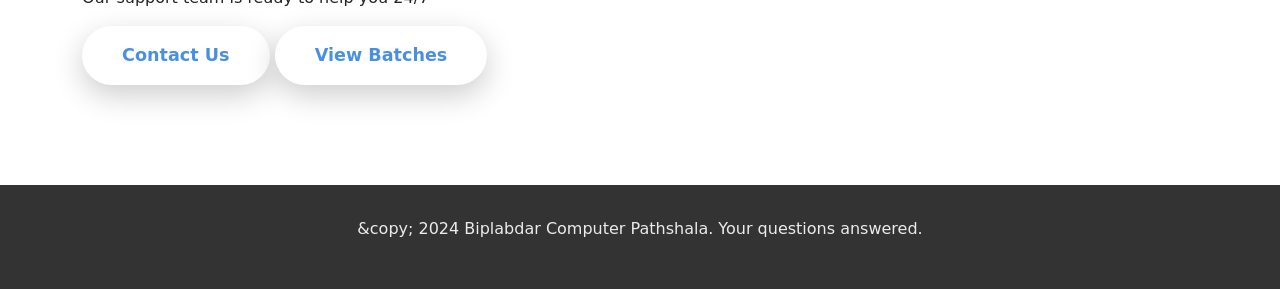
<file: faq.html>
<!DOCTYPE html>
<html lang="en">
<head>
    <meta charset="UTF-8">
    <meta name="viewport" content="width=device-width, initial-scale=1.0">
    <title>FAQ - Biplabdar Computer Pathshala (BDP)</title>
    <link rel="stylesheet" href="styles.css">
    <link href="https://fonts.googleapis.com/css2?family=Poppins:wght@300;400;500;600;700&display=swap" rel="stylesheet">
    <link href="https://cdn.jsdelivr.net/npm/bootstrap@5.3.3/dist/css/bootstrap.min.css" rel="stylesheet">
    <link rel="stylesheet" href="https://cdnjs.cloudflare.com/ajax/libs/font-awesome/6.4.0/css/all.min.css">
</head>
<body>
    <!-- Navigation - Bootstrap Mobile Navbar -->
    <nav class="navbar navbar-expand-lg fixed-top navbar-light bg-light" style="backdrop-filter: blur(10px); box-shadow: 0 2px 20px rgba(74, 144, 226, 0.1);">
        <div class="container">
            <a class="navbar-brand nav-logo" href="index.html">
                <i class="fas fa-laptop-code me-2"></i>BDP
            </a>
            <button class="navbar-toggler" type="button" data-bs-toggle="collapse" data-bs-target="#navbarNav" aria-controls="navbarNav" aria-expanded="false" aria-label="Toggle navigation">
            </button>
            <div class="collapse navbar-collapse" id="navbarNav">
                <ul class="navbar-nav ms-auto">
                    <li class="nav-item">
                        <a class="nav-link" href="index.html">Home</a>
                    </li>
                    <li class="nav-item">
                        <a class="nav-link" href="testimonials.html">Testimonials</a>
                    </li>
                    <li class="nav-item">
                        <a class="nav-link" href="curriculum.html">Curriculum</a>
                    </li>
                    <li class="nav-item">
                        <a class="nav-link" href="batches.html">Upcoming Batches</a>
                    </li>
                    <li class="nav-item">
                        <a class="nav-link" href="verify.html">Verify Certificate</a>
                    </li>
                    <li class="nav-item">
                        <a class="nav-link" href="about.html">About</a>
                    </li>
                    <li class="nav-item">
                        <a class="nav-link active" href="faq.html">FAQ</a>
                    </li>
                    <li class="nav-item">
                        <a class="nav-link" href="contact.html">Contact</a>
                    </li>
                </ul>
            </div>
        </div>
    </nav>

    <!-- FAQ Hero -->
    <section class="faq-hero">
        <div class="container">
            <h1 class="hero-title">Frequently Asked Questions</h1>
            <p class="hero-subtitle">Find answers to common questions about our courses and admission process</p>
        </div>
    </section>

    <!-- FAQ Main Content -->
    <main class="faq-main">
        <div class="container">
            <div class="faq-categories">
                <button class="category-btn active" data-category="all">All Questions</button>
                <button class="category-btn" data-category="admission">Admission</button>
                <button class="category-btn" data-category="courses">Courses</button>
                <button class="category-btn" data-category="placement">Placement</button>
                <button class="category-btn" data-category="technical">Technical</button>
            </div>

            <div class="faq-list">
                <div class="faq-item admission">
                    <div class="faq-question">
                        <span>How do I enroll in a course?</span>
                        <i class="fas fa-chevron-down"></i>
                    </div>
                    <div class="faq-answer">
                        <p><strong>Simple 3-step process:</strong></p>
                        <ol>
                            <li>Choose your course & batch</li>
                            <li>Fill contact form or call us</li>
                            <li>Pay fee & get instant access</li>
                        </ol>
                        <p><em>No entrance exam required</em></p>
                    </div>
                </div>

                <div class="faq-item admission">
                    <div class="faq-question">
                        <span>What are the eligibility criteria?</span>
                        <i class="fas fa-chevron-down"></i>
                    </div>
                    <div class="faq-answer">
                        <ul>
                            <li><strong>Age:</strong> 18+ years</li>
                            <li><strong>Education:</strong> 10+2 or Graduate</li>
                            <li><strong>Skills:</strong> Basic computer knowledge</li>
                            <li><strong>English:</strong> Basic reading/writing</li>
                        </ul>
                        <p><em>No prior coding experience needed</em></p>
                    </div>
                </div>

                <div class="faq-item courses">
                    <div class="faq-question">
                        <span>What is the course duration and schedule?</span>
                        <i class="fas fa-chevron-down"></i>
                    </div>
                    <div class="faq-answer">
                        <div class="schedule-table">
                            <table>
                                <thead>
                                    <tr>
                                        <th>Course</th>
                                        <th>Duration</th>
                                        <th>Schedule</th>
                                    </tr>
                                </thead>
                                <tbody>
                                    <tr>
                                        <td>Web Development</td>
                                        <td>3 Months</td>
                                        <td>Mon/Wed/Fri 7-9 PM</td>
                                    </tr>
                                    <tr>
                                        <td>Python</td>
                                        <td>2 Months</td>
                                        <td>Tue/Thu/Sat 7-9 PM</td>
                                    </tr>
                                    <tr>
                                        <td>Full Stack</td>
                                        <td>6 Months</td>
                                        <td>Daily 7-9 PM</td>
                                    </tr>
                                </tbody>
                            </table>
                        </div>
                        <p>All classes are LIVE online with recordings available 24/7</p>
                    </div>
                </div>

                <div class="faq-item courses">
                    <div class="faq-question">
                        <span>Do you provide certificates?</span>
                        <i class="fas fa-chevron-down"></i>
                    </div>
                    <div class="faq-answer">
                        <p><strong>Yes! 3 Types of Certificates:</strong></p>
                        <ul>
                            <li><strong>Course Completion Certificate</strong> - 80% attendance</li>
                            <li><strong>Project Certificate</strong> - Submit all projects</li>
                            <li><strong>Placement Certificate</strong> - Get placed through us</li>
                        </ul>
                        <p><em>All certificates are verifiable online</em></p>
                    </div>
                </div>

                <div class="faq-item placement">
                    <div class="faq-question">
                        <span>What is your placement assistance?</span>
                        <i class="fas fa-chevron-down"></i>
                    </div>
                    <div class="faq-answer">
                        <ul>
                            <li>100% Placement Assistance (not guarantee)</li>
                            <li>Resume building & optimization</li>
                            <li>Mock interviews (technical + HR)</li>
                            <li>20+ hiring partners</li>
                            <li>Job referral program</li>
                            <li>Salary negotiation support</li>
                        </ul>
                        <p><strong>95% placement rate in 2024</strong></p>
                    </div>
                </div>

                <div class="faq-item placement">
                    <div class="faq-question">
                        <span>Can I get a refund?</span>
                        <i class="fas fa-chevron-down"></i>
                    </div>
                    <div class="faq-answer">
                        <p><strong>Refund Policy:</strong></p>
                        <ul>
                            <li>100% refund within 7 days</li>
                            <li>50% refund between 8-14 days</li>
                            <li>No refund after 14 days or 25% course completion</li>
                        </ul>
                        <p>Contact support within policy period</p>
                    </div>
                </div>

                <div class="faq-item technical">
                    <div class="faq-question">
                        <span>Do you provide laptop/projector?</span>
                        <i class="fas fa-chevron-down"></i>
                    </div>
                    <div class="faq-answer">
                        <ul>
                            <li><strong>Online:</strong> Your laptop (min 4GB RAM)</li>
                            <li><strong>Software:</strong> Free tools (VS Code, Python, Git)</li>
                            <li><strong>Support:</strong> Installation guidance provided</li>
                        </ul>
                        <p>Detailed system requirements sent post-enrollment</p>
                    </div>
                </div>

                <div class="faq-item technical">
                    <div class="faq-question">
                        <span>Will I get lifetime access to materials?</span>
                        <i class="fas fa-chevron-down"></i>
                    </div>
                    <div class="faq-answer">
                        <p><strong>Yes! Lifetime Access Includes:</strong></p>
                        <ul>
                            <li>🔴 All live class recordings</li>
                            <li>📚 Complete study materials</li>
                            <li>💻 Code files & projects</li>
                            <li>📖 Reference documentation</li>
                            <li>✅ Practice assignments</li>
                        </ul>
                        <p>Updated materials provided for lifetime</p>
                    </div>
                </div>

                <div class="faq-item technical">
                    <div class="faq-question">
                        <span>Is there any prerequisite knowledge required?</span>
                        <i class="fas fa-chevron-down"></i>
                    </div>
                    <div class="faq-answer">
                        <p><strong>No prior coding experience needed!</strong></p>
                        <p>We start from absolute basics:</p>
                        <ul>
                            <li>Zero programming knowledge OK</li>
                            <li>Basic computer usage required</li>
                            <li>Daily 2-3 hours commitment</li>
                            <li>Regular practice expected</li>
                        </ul>
                        <p>Perfect for career changers & freshers</p>
                    </div>
                </div>
            </div>
        </div>
    </main>

    <!-- CTA Section -->
    <section class="faq-cta">
        <div class="container">
            <h2>Still Have Questions?</h2>
            <p>Our support team is ready to help you 24/7</p>
            <div class="cta-buttons">
                <a href="contact.html" class="cta-button primary">Contact Us</a>
                <a href="batches.html" class="cta-button secondary">View Batches</a>
            </div>
        </div>
    </section>

    <!-- Footer -->
    <footer class="footer">
        <div class="container">
            <p>&amp;copy; 2024 Biplabdar Computer Pathshala. Your questions answered.</p>
        </div>
    </footer>

    <script src="script.js"></script>
    <script>
        // FAQ Category Filter
        document.querySelectorAll('.category-btn').forEach(btn => {
            btn.addEventListener('click', () => {
                document.querySelectorAll('.category-btn').forEach(b => b.classList.remove('active'));
                document.querySelectorAll('.faq-item').forEach(item => item.style.display = 'block');
                
                btn.classList.add('active');
                const category = btn.dataset.category;
                
                if (category !== 'all') {
                    document.querySelectorAll('.faq-item:not(.' + category + ')').forEach(item => {
                        item.style.display = 'none';
                    });
                }
            });
        });

        // Smooth FAQ scroll on load
        document.addEventListener('DOMContentLoaded', () => {
            document.querySelector('.faq-list').scrollIntoView({ 
                behavior: 'smooth', 
                block: 'start' 
            });
        });
    </script>
</body>
</html>
</file>
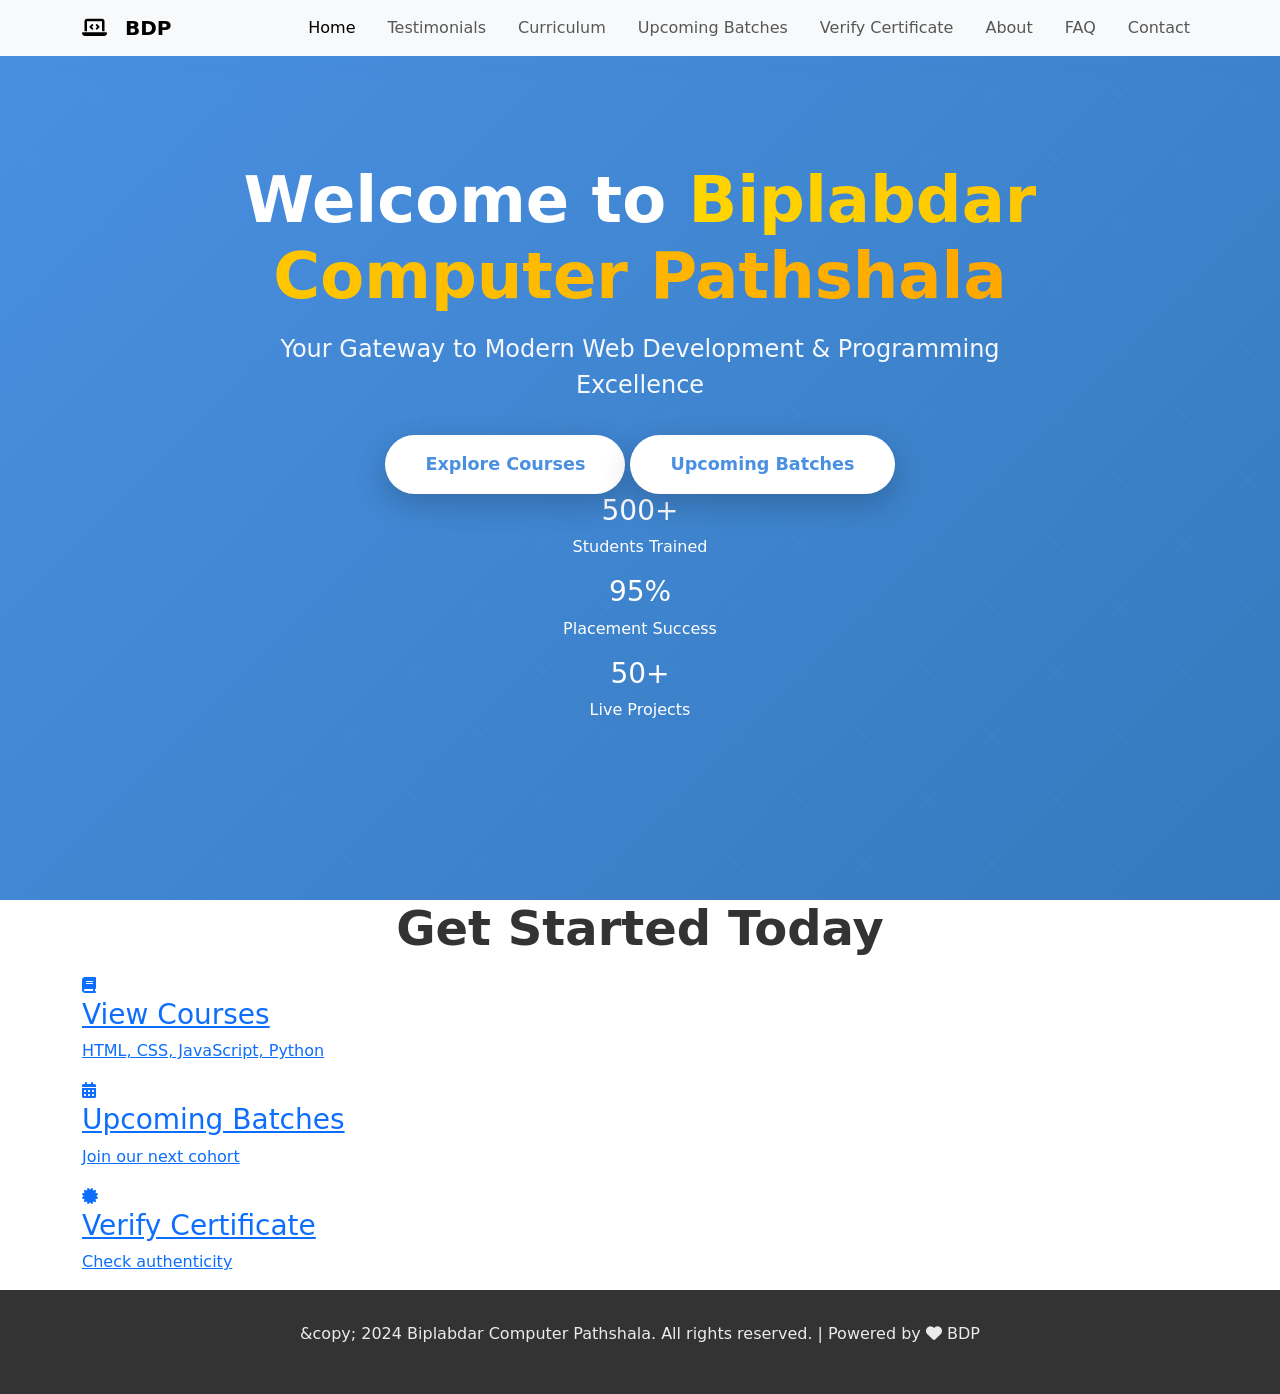
<file: home.html>
<!DOCTYPE html>
<html lang="en">
<head>
    <meta charset="UTF-8">
    <meta name="viewport" content="width=device-width, initial-scale=1.0">
    <title>Home - Biplabdar Computer Pathshala (BDP)</title>
    <link rel="stylesheet" href="styles.css">
    <link href="https://fonts.googleapis.com/css2?family=Poppins:wght@300;400;500;600;700&display=swap" rel="stylesheet">
    <link href="https://cdn.jsdelivr.net/npm/bootstrap@5.3.3/dist/css/bootstrap.min.css" rel="stylesheet">
    <link rel="stylesheet" href="https://cdnjs.cloudflare.com/ajax/libs/font-awesome/6.4.0/css/all.min.css">
</head>
<body>
    <!-- Navigation - Bootstrap Mobile Navbar -->
    <nav class="navbar navbar-expand-lg fixed-top navbar-light bg-light" style="backdrop-filter: blur(10px); box-shadow: 0 2px 20px rgba(74, 144, 226, 0.1);">
        <div class="container">
            <a class="navbar-brand nav-logo" href="index.html">
                <i class="fas fa-laptop-code me-2"></i>BDP
            </a>
            <button class="navbar-toggler" type="button" data-bs-toggle="collapse" data-bs-target="#navbarNav" aria-controls="navbarNav" aria-expanded="false" aria-label="Toggle navigation">
            </button>
            <div class="collapse navbar-collapse" id="navbarNav">
                <ul class="navbar-nav ms-auto">
                    <li class="nav-item">
                        <a class="nav-link active" href="index.html">Home</a>
                    </li>
                    <li class="nav-item">
                        <a class="nav-link" href="testimonials.html">Testimonials</a>
                    </li>
                    <li class="nav-item">
                        <a class="nav-link" href="curriculum.html">Curriculum</a>
                    </li>
                    <li class="nav-item">
                        <a class="nav-link" href="batches.html">Upcoming Batches</a>
                    </li>
                    <li class="nav-item">
                        <a class="nav-link" href="verify.html">Verify Certificate</a>
                    </li>
                    <li class="nav-item">
                        <a class="nav-link" href="about.html">About</a>
                    </li>
                    <li class="nav-item">
                        <a class="nav-link" href="faq.html">FAQ</a>
                    </li>
                    <li class="nav-item">
                        <a class="nav-link" href="contact.html">Contact</a>
                    </li>
                </ul>
            </div>
        </div>
    </nav>

    <!-- Home Hero -->
    <main class="hero">
        <div class="hero-content">
            <h1 class="hero-title">Welcome to <span class="highlight">Biplabdar Computer Pathshala</span></h1>
            <p class="hero-subtitle">Your Gateway to Modern Web Development & Programming Excellence</p>
            <div class="cta-buttons">
                <a href="curriculum.html" class="cta-button primary">Explore Courses</a>
                <a href="batches.html" class="cta-button secondary">Upcoming Batches</a>
            </div>
        </div>
        <div class="hero-stats">
            <div class="stat-item">
                <h3>500+</h3>
                <p>Students Trained</p>
            </div>
            <div class="stat-item">
                <h3>95%</h3>
                <p>Placement Success</p>
            </div>
            <div class="stat-item">
                <h3>50+</h3>
                <p>Live Projects</p>
            </div>
        </div>
    </main>

    <!-- Quick Links -->
    <section class="quick-links container">
        <h2 class="section-title">Get Started Today</h2>
        <div class="links-grid">
            <a href="curriculum.html" class="link-card">
                <i class="fas fa-book"></i>
                <h3>View Courses</h3>
                <p>HTML, CSS, JavaScript, Python</p>
            </a>
            <a href="batches.html" class="link-card">
                <i class="fas fa-calendar-alt"></i>
                <h3>Upcoming Batches</h3>
                <p>Join our next cohort</p>
            </a>
            <a href="verify.html" class="link-card">
                <i class="fas fa-certificate"></i>
                <h3>Verify Certificate</h3>
                <p>Check authenticity</p>
            </a>
        </div>
    </section>

    <!-- Footer -->
    <footer class="footer">
        <div class="container">
            <p>&amp;copy; 2024 Biplabdar Computer Pathshala. All rights reserved. | Powered by <i class="fas fa-heart"></i> BDP</p>
        </div>
    </footer>

    <script src="script.js"></script>
</body>
</html>
</file>
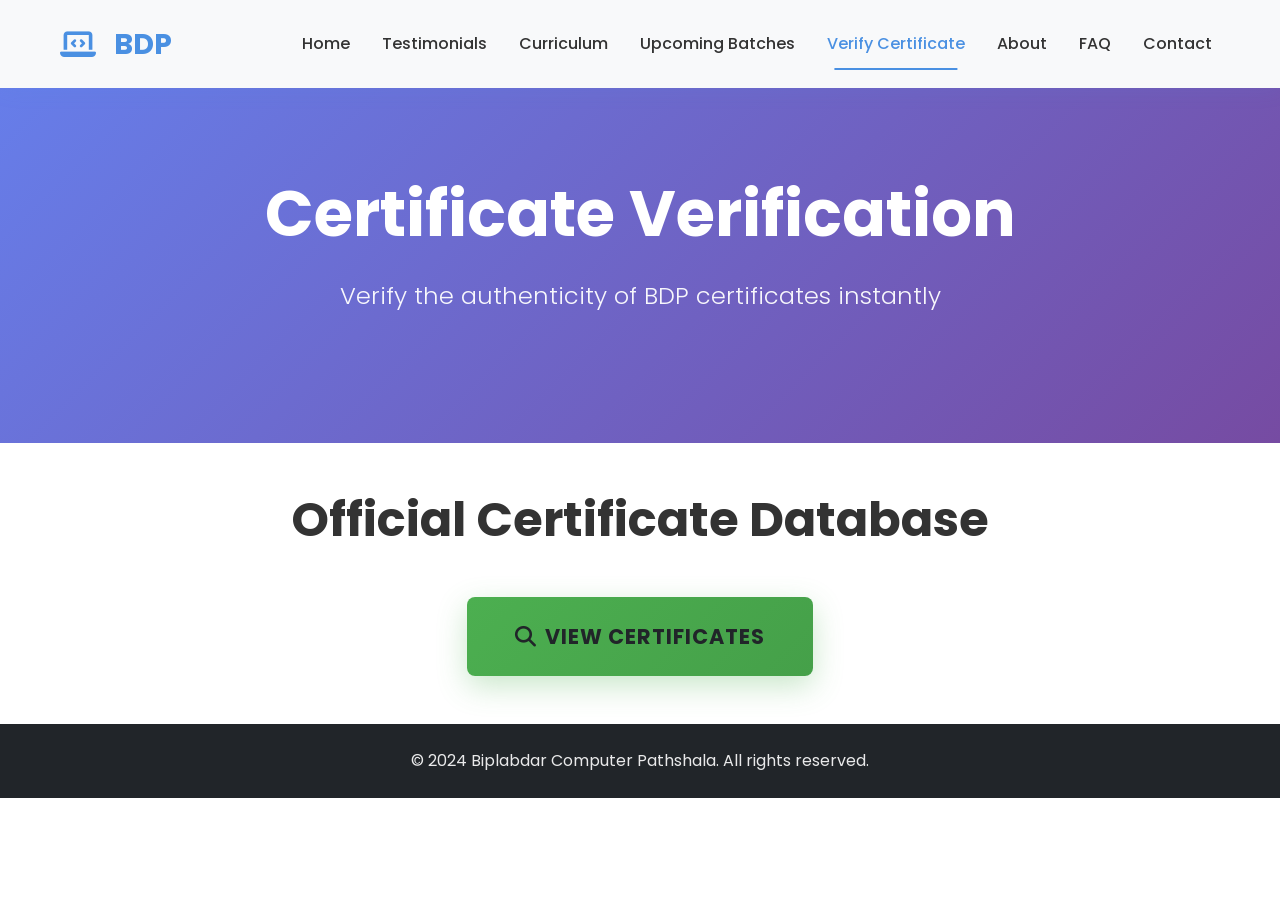
<file: verify.html>
<!DOCTYPE html>
<html lang="en">
<head>
    <meta charset="UTF-8">
    <meta name="viewport" content="width=device-width, initial-scale=1.0">
    <title>Verify Certificate - Biplabdar Computer Pathshala (BDP)</title>
    <link href="https://cdn.jsdelivr.net/npm/bootstrap@5.3.3/dist/css/bootstrap.min.css" rel="stylesheet" integrity="sha384-QWTKZyjpPEjISv5WaRU9OFeRpok6YctnYmDr5pNlyT2bRjXh0JMhjY6hW+ALEwIH" crossorigin="anonymous">
    <link rel="stylesheet" href="styles.css">
    <link href="https://fonts.googleapis.com/css2?family=Poppins:wght@300;400;500;600;700&display=swap" rel="stylesheet">
    <link rel="stylesheet" href="https://cdnjs.cloudflare.com/ajax/libs/font-awesome/6.4.0/css/all.min.css">
    <style>
        .navbar-brand.nav-logo { font-size: 1.8rem; font-weight: 700; color: #4A90E2 !important; }
        .navbar-nav .nav-link { 
            color: #333 !important; 
            font-weight: 500; 
            transition: color 0.3s ease;
            position: relative;
        }
        .navbar-nav .nav-link:hover,
        .navbar-nav .nav-link.active {
            color: #4A90E2 !important;
        }
        .navbar-nav .nav-link::after {
            content: '';
            position: absolute;
            bottom: -5px;
            left: 50%;
            transform: translateX(-50%);
            width: 0;
            height: 2px;
            background: #4A90E2;
            transition: width 0.3s ease;
        }
        .navbar-nav .nav-link:hover::after,
        .navbar-nav .nav-link.active::after {
            width: 80%;
        }
        .hamburger .bar {
            display: block !important;
            width: 25px;
            height: 3px;
            background: #333;
            margin: 3px 0;
            transition: 0.3s;
        }
        .verify-hero {
            background: linear-gradient(135deg, #667eea 0%, #764ba2 100%);
            color: white;
            text-align: center;
            padding: 100px 0 80px;
            margin-top: 76px;
        }
        .single-verify-btn {
            background: linear-gradient(135deg, #4CAF50, #45a049);
            border: none;
            padding: 1.5rem 3rem;
            font-size: 1.3rem;
            font-weight: 700;
            text-transform: uppercase;
            letter-spacing: 1px;
            box-shadow: 0 10px 30px rgba(76, 175, 80, 0.3);
        }
        .single-verify-btn:hover {
            transform: translateY(-2px);
            box-shadow: 0 15px 40px rgba(76, 175, 80, 0.4);
        }
    </style>
</head>
<body>
    <!-- Bootstrap Navbar - Mobile Hamburger Fixed -->
    <nav class="navbar navbar-expand-lg fixed-top navbar-light bg-light" style="backdrop-filter: blur(10px);">
        <div class="container">
            <a class="navbar-brand nav-logo" href="index.html">
                <i class="fas fa-laptop-code me-2"></i>BDP
            </a>
            <button class="navbar-toggler collapsed" type="button" data-bs-toggle="collapse" data-bs-target="#navbarNav" aria-controls="navbarNav" aria-expanded="false" aria-label="Toggle navigation">
                <span class="hamburger">
                    <span class="bar"></span>
                    <span class="bar"></span>
                    <span class="bar"></span>
                </span>
            </button>
            <div class="collapse navbar-collapse" id="navbarNav">
                <ul class="navbar-nav ms-auto mb-2 mb-lg-0">
                    <li class="nav-item">
                        <a class="nav-link" href="index.html">Home</a>
                    </li>
                    <li class="nav-item">
                        <a class="nav-link" href="testimonials.html">Testimonials</a>
                    </li>
                    <li class="nav-item">
                        <a class="nav-link" href="curriculum.html">Curriculum</a>
                    </li>
                    <li class="nav-item">
                        <a class="nav-link" href="batches.html">Upcoming Batches</a>
                    </li>
                    <li class="nav-item">
                        <a class="nav-link active" href="verify.html">Verify Certificate</a>
                    </li>
                    <li class="nav-item">
                        <a class="nav-link" href="about.html">About</a>
                    </li>
                    <li class="nav-item">
                        <a class="nav-link" href="faq.html">FAQ</a>
                    </li>
                    <li class="nav-item">
                        <a class="nav-link" href="contact.html">Contact</a>
                    </li>
                </ul>
            </div>
        </div>
    </nav>

    <!-- Verify Hero -->
    <section class="verify-hero">
        <div class="container">
            <h1 class="hero-title display-4 fw-bold mb-4">Certificate Verification</h1>
            <p class="hero-subtitle lead mb-5">Verify the authenticity of BDP certificates instantly</p>
        </div>
    </section>

    <!-- Verify Button Only -->
    <main class="py-5">
        <div class="container">
            <div class="row justify-content-center">
                <div class="col-lg-8 text-center">
                    <h2 class="section-title mb-5">Official Certificate Database</h2>
                    <button id="verify-btn" class="single-verify-btn btn btn-lg px-5">
                        <i class="fas fa-search me-2"></i>View Certificates
                    </button>
                </div>
            </div>
        </div>
    </main>

    <!-- Footer -->
    <footer class="footer bg-dark text-white text-center py-4 mt-auto">
        <div class="container">
            <p class="mb-0">&copy; 2024 Biplabdar Computer Pathshala. All rights reserved.</p>
        </div>
    </footer>

    <!-- Bootstrap JS Bundle -->
    <script src="https://cdn.jsdelivr.net/npm/bootstrap@5.3.3/dist/js/bootstrap.bundle.min.js" integrity="sha384-YvpcrYf0tY3lHB60NNkmXc5s9fDVZLESaAA55NDzOxhy9GkcIdslK1eN7N6jIeHz" crossorigin="anonymous"></script>
    <script src="script.js"></script>
</body>
</html>
</file>
<file: styles.css>
* {
    margin: 0;
    padding: 0;
    box-sizing: border-box;
}

body {
    font-family: 'Poppins', sans-serif;
    line-height: 1.6;
    color: #333;
    overflow-x: hidden;
}

.container {
    max-width: 1200px;
    margin: 0 auto;
    padding: 0 20px;
}

/* Navigation */
.navbar {
    position: fixed;
    top: 0;
    width: 100%;
    background: rgba(255, 255, 255, 0.95);
    backdrop-filter: blur(10px);
    -webkit-backdrop-filter: blur(10px);
    z-index: 1000;
    padding: 1rem 0;
    transition: all 0.3s ease;
    box-shadow: 0 2px 20px rgba(74, 144, 226, 0.1);
}

.navbar.scrolled {
    background: rgba(255, 255, 255, 0.98);
    padding: 0.5rem 0;
}

.nav-container {
    max-width: 1200px;
    margin: 0 auto;
    padding: 0 20px;
    display: flex;
    justify-content: space-between;
    align-items: center;
}

.nav-logo {
    font-size: 1.8rem;
    font-weight: 700;
    color: #4A90E2;
    display: flex;
    align-items: center;
    gap: 10px;
}

.navbar-nav {
    list-style: none;
    gap: 1rem;
}

.navbar-toggler {
    border: none;
    padding: 0.5rem;
}

.navbar-toggler:focus {
    box-shadow: none;
}

.nav-link {
    text-decoration: none;
    color: #333;
    font-weight: 500;
    transition: color 0.3s ease;
    position: relative;
}

.nav-link:hover,
.nav-link.active {
    color: #4A90E2;
}

.nav-link::after {
    content: '';
    position: absolute;
    bottom: -5px;
    left: 0;
    width: 0;
    height: 2px;
    background: #4A90E2;
    transition: width 0.3s ease;
}

.nav-link:hover::after {
    width: 100%;
}

/* Pure Bootstrap navbar toggler - custom hamburger animations removed */

/* Hero Section */
.hero {
    height: 100vh;
    background: linear-gradient(135deg, #4A90E2 0%, #357ABD 100%);
    display: flex;
    flex-direction: column;
    justify-content: center;
    align-items: center;
    text-align: center;
    color: white;
    position: relative;
    overflow: hidden;
}

.hero::before {
    content: '';
    position: absolute;
    top: 0;
    left: 0;
    right: 0;
    bottom: 0;
    background: url('data:image/svg+xml,<svg xmlns=\"http://www.w3.org/2000/svg\" viewBox=\"0 0 1000 100\" fill=\"none\" opacity=\"0.1\"><defs><pattern id=\"grain\" width=\"100\" height=\"100\" patternUnits=\"userSpaceOnUse\"><circle cx=\"25\" cy=\"25\" r=\"1\" fill=\"white\"/><circle cx=\"75\" cy=\"75\" r=\"1\" fill=\"white\"/></pattern></defs><rect width=\"100%\" height=\"100%\" fill=\"url(%23grain)\" /></svg>');
    animation: float 20s ease-in-out infinite;
}

@keyframes float {
    0%, 100% { transform: translateY(0px); }
    50% { transform: translateY(-20px); }
}

.hero-content {
    max-width: 800px;
    z-index: 2;
    animation: fadeInUp 1s ease-out;
}

.hero-title {
    font-size: clamp(2.5rem, 5vw, 4rem);
    margin-bottom: 1rem;
    font-weight: 700;
}

.highlight {
    background: linear-gradient(45deg, #FFD700, #FFA500);
    -webkit-background-clip: text;
    -webkit-text-fill-color: transparent;
    background-clip: text;
}

.hero-subtitle {
    font-size: clamp(1.1rem, 2.5vw, 1.5rem);
    margin-bottom: 2rem;
    opacity: 0.95;
}

.cta-button {
    display: inline-block;
    background: white;
    color: #4A90E2;
    padding: 1rem 2.5rem;
    border-radius: 50px;
    font-size: 1.1rem;
    font-weight: 600;
    text-decoration: none;
    transition: all 0.3s ease;
    box-shadow: 0 10px 30px rgba(0,0,0,0.2);
}

.cta-button:hover {
    transform: translateY(-3px);
    box-shadow: 0 15px 40px rgba(0,0,0,0.3);
}

.hero-scroll {
    position: absolute;
    bottom: 3rem;
    color: rgba(255,255,255,0.7);
    font-size: 1.5rem;
    animation: bounce 2s infinite;
}

@keyframes bounce {
    0%, 20%, 50%, 80%, 100% { transform: translateY(0); }
    40% { transform: translateY(-10px); }
    60% { transform: translateY(-5px); }
}

/* Section Styles */
section {
    padding: 100px 0;
}

.section-title {
    font-size: clamp(2rem, 4vw, 3rem);
    text-align: center;
    margin-bottom: 1rem;
    color: #333;
    font-weight: 700;
}

.section-subtitle {
    text-align: center;
    font-size: 1.2rem;
    color: #666;
    margin-bottom: 4rem;
    max-width: 600px;
    margin-left: auto;
    margin-right: auto;
}

/* Testimonials */
.testimonials {
    background: #f8fbff;
}

.testimonial-carousel {
    max-width: 800px;
    margin: 0 auto 3rem;
    position: relative;
}

.testimonial {
    display: none;
    text-align: center;
    padding: 2rem;
}

.testimonial.active {
    display: block;
    animation: fadeIn 0.5s ease-in;
}

.testimonial p {
    font-size: 1.3rem;
    font-style: italic;
    color: #555;
    margin-bottom: 2rem;
    line-height: 1.8;
}

.testimonial-author {
    display: flex;
    align-items: center;
    justify-content: center;
    gap: 1rem;
}

.testimonial-author img {
    width: 60px;
    height: 60px;
    border-radius: 50%;
    border: 3px solid #4A90E2;
}

.testimonial-author h4 {
    color: #333;
    margin-bottom: 0.2rem;
}

.testimonial-author span {
    color: #4A90E2;
    font-weight: 500;
}

.carousel-nav {
    display: flex;
    justify-content: center;
    gap: 1rem;
}

.carousel-btn {
    width: 50px;
    height: 50px;
    border-radius: 50%;
    background: #4A90E2;
    color: white;
    border: none;
    cursor: pointer;
    font-size: 1.1rem;
    transition: all 0.3s ease;
    display: flex;
    align-items: center;
    justify-content: center;
}

.carousel-btn:hover {
    background: #357ABD;
    transform: scale(1.1);
}

/* Curriculum */
.curriculum-grid {
    display: grid;
    grid-template-columns: repeat(auto-fit, minmax(300px, 1fr));
    gap: 2rem;
    margin-top: 3rem;
}

.course-card {
    background: white;
    padding: 3rem 2rem;
    border-radius: 20px;
    text-align: center;
    box-shadow: 0 20px 60px rgba(0,0,0,0.1);
    transition: all 0.3s ease;
    height: 100%;
}

.course-card:hover {
    transform: translateY(-10px);
    box-shadow: 0 30px 80px rgba(74, 144, 226, 0.2);
}

.course-icon {
    font-size: 4rem;
    color: #4A90E2;
    margin-bottom: 1.5rem;
}

.course-card h3 {
    font-size: 1.8rem;
    margin-bottom: 1.5rem;
    color: #333;
}

.course-card ul {
    list-style: none;
    text-align: left;
}

.course-card li {
    padding: 0.5rem 0;
    color: #666;
    position: relative;
    padding-left: 2rem;
}

.course-card li::before {
    content: '✓';
    position: absolute;
    left: 0;
    color: #4A90E2;
    font-weight: bold;
}

/* Batches */
.batches {
    background: #f8fbff;
}

.batches-grid {
    display: grid;
    grid-template-columns: repeat(auto-fit, minmax(320px, 1fr));
    gap: 2rem;
}

.batch-card {
    background: white;
    padding: 2.5rem;
    border-radius: 20px;
    box-shadow: 0 15px 40px rgba(0,0,0,0.1);
    text-align: center;
    transition: all 0.3s ease;
}

.batch-card:hover {
    transform: translateY(-8px);
}

.batch-card h3 {
    color: #333;
    margin-bottom: 1.5rem;
    font-size: 1.6rem;
}

.batch-card p {
    margin-bottom: 1rem;
    color: #666;
}

.enroll-btn {
    display: inline-block;
    background: linear-gradient(45deg, #4A90E2, #357ABD);
    color: white;
    padding: 0.8rem 2rem;
    border-radius: 50px;
    text-decoration: none;
    font-weight: 600;
    margin-top: 1.5rem;
    transition: all 0.3s ease;
}

.enroll-btn:hover {
    transform: translateY(-2px);
    box-shadow: 0 10px 25px rgba(74, 144, 226, 0.4);
}

/* Verify Certificate */
.verify {
    background: white;
}

.verify-form {
    display: flex;
    max-width: 500px;
    margin: 3rem auto 0;
    gap: 1rem;
}

#cert-number {
    flex: 1;
    padding: 1.2rem;
    border: 2px solid #e1e8ed;
    border-radius: 12px;
    font-size: 1.1rem;
    transition: border-color 0.3s ease;
}

#cert-number:focus {
    outline: none;
    border-color: #4A90E2;
}

.verify-btn {
    padding: 1.2rem 2.5rem;
    background: #4A90E2;
    color: white;
    border: none;
    border-radius: 12px;
    font-size: 1.1rem;
    font-weight: 600;
    cursor: pointer;
    transition: all 0.3s ease;
    display: flex;
    align-items: center;
    gap: 0.5rem;
}

.verify-btn:hover {
    background: #357ABD;
    transform: translateY(-2px);
}

.verify-result {
    max-width: 800px;
    margin: 3rem auto 0;
    background: white;
    border-radius: 20px;
    box-shadow: 0 20px 60px rgba(0,0,0,0.1);
    overflow: hidden;
    display: none;
}

.verify-result.show {
    display: block;
    animation: slideIn 0.5s ease-out;
}

.verify-result table {
    width: 100%;
    border-collapse: collapse;
}

.verify-result th,
.verify-result td {
    padding: 1.5rem;
    text-align: left;
    border-bottom: 1px solid #e1e8ed;
}

.verify-result th {
    background: #f8fbff;
    font-weight: 600;
    color: #333;
}

.verify-result.success {
    border-left: 5px solid #4CAF50;
}

.verify-result.error {
    border-left: 5px solid #f44336;
}

@keyframes slideIn {
    from {
        opacity: 0;
        transform: translateY(20px);
    }
    to {
        opacity: 1;
        transform: translateY(0);
    }
}

/* About */
.about-content {
    display: grid;
    grid-template-columns: 2fr 1fr;
    gap: 4rem;
    align-items: center;
    margin-top: 4rem;
}

.about-text p {
    font-size: 1.2rem;
    color: #555;
    margin-bottom: 1.5rem;
    line-height: 1.8;
}

.stats {
    display: flex;
    flex-direction: column;
    gap: 2rem;
}

.stat {
    text-align: center;
}

.stat h3 {
    font-size: 3rem;
    color: #4A90E2;
    font-weight: 700;
    margin-bottom: 0.5rem;
}

.stat span {
    color: #666;
    font-size: 1.1rem;
}

/* FAQ */
.faq {
    background: #f8fbff;
}

.faq-list {
    max-width: 800px;
    margin: 0 auto;
}

.faq-item {
    margin-bottom: 1.5rem;
    background: white;
    border-radius: 15px;
    box-shadow: 0 10px 30px rgba(0,0,0,0.1);
    overflow: hidden;
}

.faq-question {
    padding: 2rem;
    cursor: pointer;
    display: flex;
    justify-content: space-between;
    align-items: center;
    transition: background 0.3s ease;
    font-weight: 600;
    font-size: 1.2rem;
}

.faq-question:hover {
    background: #f8fbff;
}

.faq-question i {
    transition: transform 0.3s ease;
    color: #4A90E2;
}

.faq-item.active .faq-question i {
    transform: rotate(180deg);
}

.faq-answer {
    max-height: 0;
    overflow: hidden;
    transition: max-height 0.3s ease;
}

.faq-item.active .faq-answer {
    max-height: 200px;
}

.faq-answer p {
    padding: 0 2rem 2rem;
    color: #666;
    line-height: 1.7;
}

/* Contact */
.contact-content {
    display: grid;
    grid-template-columns: 1fr 1fr;
    gap: 4rem;
    margin-top: 4rem;
}

.contact-item {
    display: flex;
    gap: 1.5rem;
    margin-bottom: 2.5rem;
}

.contact-item i {
    font-size: 2rem;
    color: #4A90E2;
    width: 50px;
}

.contact-item h4 {
    color: #333;
    margin-bottom: 0.5rem;
}

.contact-item p {
    color: #666;
}

.contact-form {
    display: flex;
    flex-direction: column;
    gap: 1.5rem;
}

.form-group input,
.form-group textarea {
    padding: 1.2rem;
    border: 2px solid #e1e8ed;
    border-radius: 12px;
    font-family: inherit;
    font-size: 1rem;
    transition: border-color 0.3s ease;
}

.form-group input:focus,
.form-group textarea:focus {
    outline: none;
    border-color: #4A90E2;
}

.submit-btn {
    background: linear-gradient(45deg, #4A90E2, #357ABD);
    color: white;
    border: none;
    padding: 1.2rem;
    border-radius: 12px;
    font-size: 1.1rem;
    font-weight: 600;
    cursor: pointer;
    transition: all 0.3s ease;
}

.submit-btn:hover {
    transform: translateY(-2px);
    box-shadow: 0 10px 25px rgba(74, 144, 226, 0.4);
}

/* Footer */
.footer {
    background: #333;
    color: white;
    text-align: center;
    padding: 2rem 0;
}

.footer p {
    opacity: 0.9;
}

/* Responsive Design */
@media (max-width: 991px) {
    .navbar-nav {
        text-align: center;
        padding-top: 1rem;
    }
    
    .navbar-toggler {
        border: 1px solid #ddd;
        border-radius: 5px;
        padding: 0.4rem 0.6rem;
    }
    
    .navbar-nav .nav-link {
        padding: 0.5rem 0;
        font-size: 1.1rem;
    }
}

@media (max-width: 768px) {
    .hero {
        padding: 0 20px;
        text-align: center;
    }

    .about-content,
    .contact-content {
        grid-template-columns: 1fr;
        gap: 2rem;
    }

    .stats {
        flex-direction: row;
        justify-content: space-around;
    }

    .verify-form {
        flex-direction: column;
    }

    .curriculum-grid,
    .batches-grid {
        grid-template-columns: 1fr;
    }

    /* Mobile Curriculum Tabs - Collapse by default */
    .tab-content {
        max-height: 0;
        overflow: hidden;
        opacity: 0;
        transition: all 0.3s ease;
    }

    .tab-content.active {
        max-height: 1000px;
        opacity: 1;
    }
}

@media (max-width: 480px) {
    section {
        padding: 60px 0;
    }

    .hero-title {
        font-size: 2rem;
    }
}

/* Animations */
@keyframes fadeInUp {
    from {
        opacity: 0;
        transform: translateY(30px);
    }
    to {
        opacity: 1;
        transform: translateY(0);
    }
}

@keyframes fadeIn {
    from { opacity: 0; }
    to { opacity: 1; }
}
</file>
